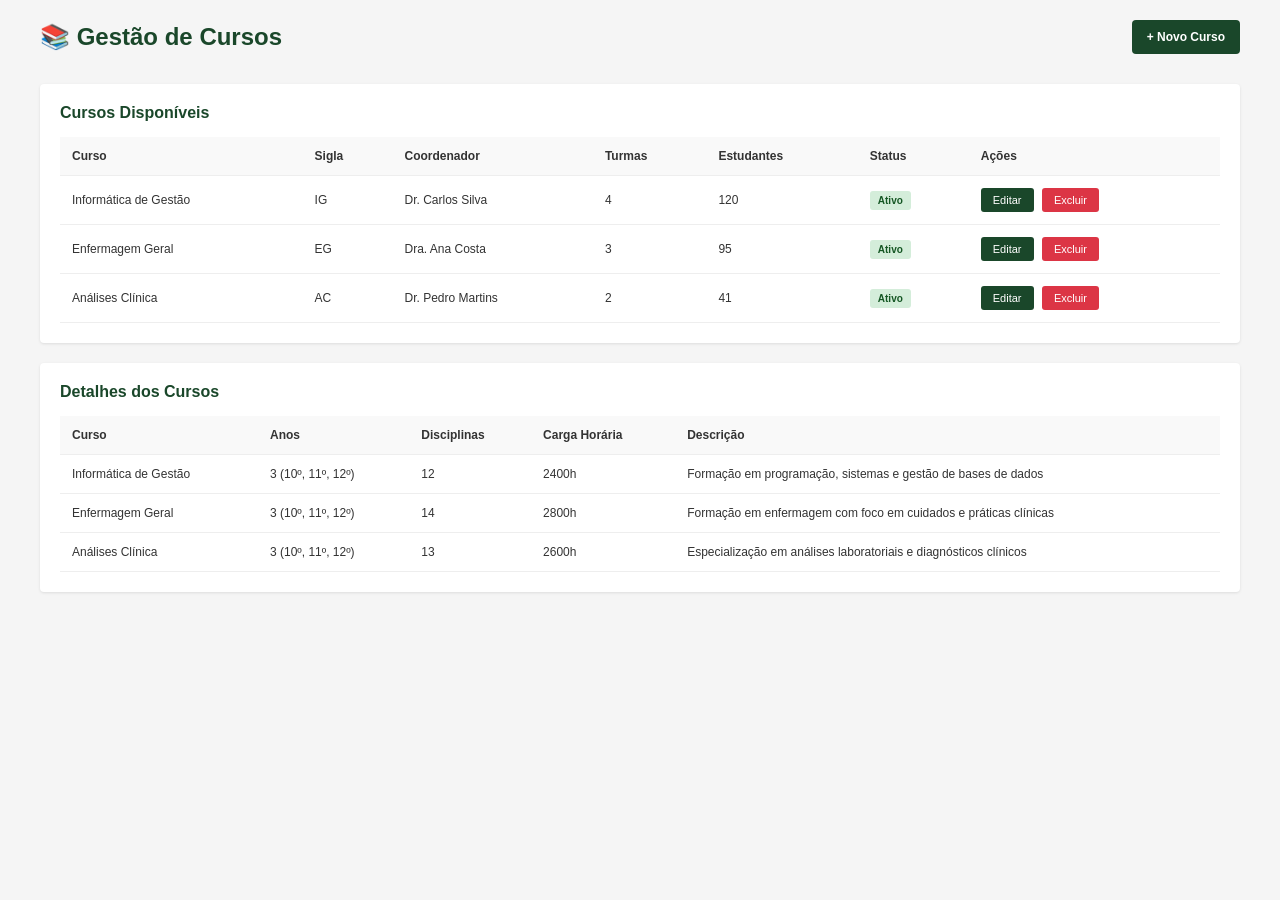
<file: pages/cursos.html>
<!DOCTYPE html>
<html lang="pt">
<head>
    <meta charset="UTF-8">
    <meta name="viewport" content="width=device-width, initial-scale=1.0">
    <title>Gestão de Cursos - IPPE CONNECT</title>
    <style>
        * {
            margin: 0;
            padding: 0;
            box-sizing: border-box;
        }
        body {
            font-family: Arial, sans-serif;
            background: #f5f5f5;
            color: #333;
        }

        /* NAVBAR */
        .navbar {
            background: linear-gradient(135deg, #1a472a 0%, #2d5a3d 100%);
            padding: 15px 20px;
            display: flex;
            justify-content: space-between;
            align-items: center;
            position: sticky;
            top: 0;
            z-index: 100;
        }
        .navbar-brand {
            color: white;
            font-size: 16px;
            font-weight: bold;
        }
        .navbar-right {
            display: flex;
            align-items: center;
            gap: 15px;
        }
        .navbar-right span {
            color: white;
            font-size: 12px;
        }
        .navbar button {
            background: rgba(255,255,255,0.2);
            border: 1px solid white;
            color: white;
            padding: 6px 12px;
            border-radius: 4px;
            cursor: pointer;
            font-size: 11px;
            transition: all 0.3s ease;
        }
        .navbar button:hover {
            background: rgba(255,255,255,0.3);
        }

        /* MAIN */
        .main {
            padding: 20px;
        }
        .container {
            max-width: 1200px;
            margin: 0 auto;
        }

        /* HEADER */
        .page-header {
            display: flex;
            justify-content: space-between;
            align-items: center;
            margin-bottom: 30px;
        }
        .page-header h1 {
            font-size: 24px;
            color: #1a472a;
        }

        /* SEÇÕES */
        .section {
            background: white;
            padding: 20px;
            border-radius: 4px;
            box-shadow: 0 1px 3px rgba(0,0,0,0.1);
            margin-bottom: 20px;
        }
        .section h2 {
            font-size: 16px;
            color: #1a472a;
            margin-bottom: 15px;
            font-weight: bold;
        }

        /* TABELA */
        table {
            width: 100%;
            border-collapse: collapse;
            font-size: 12px;
        }
        thead {
            background: #f9f9f9;
        }
        th, td {
            padding: 12px;
            text-align: left;
            border-bottom: 1px solid #eee;
        }
        tr:hover {
            background: #f9f9f9;
        }

        /* BADGE */
        .badge {
            display: inline-block;
            padding: 4px 8px;
            border-radius: 3px;
            font-size: 10px;
            font-weight: bold;
            background: #d4edda;
            color: #155724;
        }

        /* BOTÕES */
        .btn {
            padding: 6px 12px;
            background: #1a472a;
            color: white;
            border: none;
            border-radius: 3px;
            cursor: pointer;
            font-size: 11px;
            margin-right: 5px;
            transition: all 0.3s ease;
        }
        .btn:hover {
            opacity: 0.8;
        }
        .btn-danger {
            background: #dc3545;
        }
        .btn-add {
            background: #1a472a;
            color: white;
            padding: 10px 15px;
            border: none;
            border-radius: 4px;
            cursor: pointer;
            font-weight: bold;
            font-size: 12px;
            transition: all 0.3s ease;
        }
        .btn-add:hover {
            opacity: 0.8;
        }

        /* FORM */
        .form-group {
            margin-bottom: 15px;
        }
        .form-group label {
            display: block;
            margin-bottom: 5px;
            font-weight: bold;
            font-size: 12px;
        }
        .form-group input, .form-group select, .form-group textarea {
            width: 100%;
            padding: 8px;
            border: 1px solid #ddd;
            border-radius: 4px;
            font-size: 12px;
            font-family: Arial, sans-serif;
        }
        .form-group textarea {
            resize: vertical;
            min-height: 60px;
        }
        .btn-submit {
            background: linear-gradient(135deg, #1a472a 0%, #2d5a3d 100%);
            color: white;
            padding: 10px 20px;
            border: none;
            border-radius: 4px;
            cursor: pointer;
            font-weight: bold;
            font-size: 12px;
            transition: all 0.3s ease;
        }
        .btn-submit:hover {
            transform: translateY(-2px);
            box-shadow: 0 4px 12px rgba(26, 71, 42, 0.3);
        }

        /* GRID 2 */
        .grid-2 {
            display: grid;
            grid-template-columns: 1fr 1fr;
            gap: 15px;
        }

        /* MODAL */
        .modal {
            display: none;
            position: fixed;
            z-index: 1000;
            left: 0;
            top: 0;
            width: 100%;
            height: 100%;
            background: rgba(0,0,0,0.5);
            animation: fadeIn 0.3s ease;
        }
        @keyframes fadeIn {
            from { opacity: 0; }
            to { opacity: 1; }
        }
        .modal.show {
            display: flex;
            align-items: center;
            justify-content: center;
        }
        .modal-content {
            background: white;
            padding: 30px;
            border-radius: 8px;
            max-width: 500px;
            width: 90%;
            box-shadow: 0 10px 40px rgba(0,0,0,0.3);
            animation: popUp 0.3s ease;
        }
        @keyframes popUp {
            from { transform: scale(0.9); opacity: 0; }
            to { transform: scale(1); opacity: 1; }
        }
        .modal-header {
            display: flex;
            justify-content: space-between;
            align-items: center;
            margin-bottom: 20px;
        }
        .modal-header h2 {
            font-size: 16px;
            color: #1a472a;
        }
        .close-modal {
            background: none;
            border: none;
            font-size: 24px;
            color: #999;
            cursor: pointer;
            padding: 0;
            margin: 0;
        }

        @media (max-width: 768px) {
            .page-header {
                flex-direction: column;
                gap: 15px;
                align-items: flex-start;
            }
            .grid-2 {
                grid-template-columns: 1fr;
            }
            th, td {
                padding: 8px;
                font-size: 11px;
            }
        }
    </style>
</head>
<body>


</div>

<!-- MAIN -->
<div class="main">
    <div class="container">

        <!-- HEADER -->
        <div class="page-header">
            <h1>📚 Gestão de Cursos</h1>
            <button class="btn-add" onclick="abrirModalAdicionarCurso()">+ Novo Curso</button>
        </div>

        <!-- TABELA CURSOS -->
        <div class="section">
            <h2>Cursos Disponíveis</h2>
            <table>
                <thead>
                    <tr>
                        <th>Curso</th>
                        <th>Sigla</th>
                        <th>Coordenador</th>
                        <th>Turmas</th>
                        <th>Estudantes</th>
                        <th>Status</th>
                        <th>Ações</th>
                    </tr>
                </thead>
                <tbody id="tabelaCursos">
                    <tr>
                        <td>Informática de Gestão</td>
                        <td>IG</td>
                        <td>Dr. Carlos Silva</td>
                        <td>4</td>
                        <td>120</td>
                        <td><span class="badge">Ativo</span></td>
                        <td>
                            <button class="btn" onclick="abrirModalEditarCurso(1, 'Informática de Gestão', 'IG', 'Dr. Carlos Silva')">Editar</button>
                            <button class="btn btn-danger" onclick="excluirCurso(1)">Excluir</button>
                        </td>
                    </tr>
                    <tr>
                        <td>Enfermagem Geral</td>
                        <td>EG</td>
                        <td>Dra. Ana Costa</td>
                        <td>3</td>
                        <td>95</td>
                        <td><span class="badge">Ativo</span></td>
                        <td>
                            <button class="btn" onclick="abrirModalEditarCurso(2, 'Enfermagem Geral', 'EG', 'Dra. Ana Costa')">Editar</button>
                            <button class="btn btn-danger" onclick="excluirCurso(2)">Excluir</button>
                        </td>
                    </tr>
                    <tr>
                        <td>Análises Clínica</td>
                        <td>AC</td>
                        <td>Dr. Pedro Martins</td>
                        <td>2</td>
                        <td>41</td>
                        <td><span class="badge">Ativo</span></td>
                        <td>
                            <button class="btn" onclick="abrirModalEditarCurso(3, 'Análises Clínica', 'AC', 'Dr. Pedro Martins')">Editar</button>
                            <button class="btn btn-danger" onclick="excluirCurso(3)">Excluir</button>
                        </td>
                    </tr>
                </tbody>
            </table>
        </div>

        <!-- DETALHES DOS CURSOS -->
        <div class="section">
            <h2>Detalhes dos Cursos</h2>
            <table>
                <thead>
                    <tr>
                        <th>Curso</th>
                        <th>Anos</th>
                        <th>Disciplinas</th>
                        <th>Carga Horária</th>
                        <th>Descrição</th>
                    </tr>
                </thead>
                <tbody>
                    <tr>
                        <td>Informática de Gestão</td>
                        <td>3 (10º, 11º, 12º)</td>
                        <td>12</td>
                        <td>2400h</td>
                        <td>Formação em programação, sistemas e gestão de bases de dados</td>
                    </tr>
                    <tr>
                        <td>Enfermagem Geral</td>
                        <td>3 (10º, 11º, 12º)</td>
                        <td>14</td>
                        <td>2800h</td>
                        <td>Formação em enfermagem com foco em cuidados e práticas clínicas</td>
                    </tr>
                    <tr>
                        <td>Análises Clínica</td>
                        <td>3 (10º, 11º, 12º)</td>
                        <td>13</td>
                        <td>2600h</td>
                        <td>Especialização em análises laboratoriais e diagnósticos clínicos</td>
                    </tr>
                </tbody>
            </table>
        </div>

    </div>
</div>

<!-- MODAL ADICIONAR CURSO -->
<div class="modal" id="modalAdicionarCurso">
    <div class="modal-content">
        <div class="modal-header">
            <h2>Adicionar Novo Curso</h2>
            <button class="close-modal" onclick="fecharModal('modalAdicionarCurso')">×</button>
        </div>
        <form onsubmit="adicionarCurso(event)">
            <div class="form-group">
                <label>Nome do Curso</label>
                <input type="text" id="nomeCurso" placeholder="Ex: Informática de Gestão" required>
            </div>
            <div class="form-group">
                <label>Sigla</label>
                <input type="text" id="siglaCurso" placeholder="Ex: IG" required>
            </div>
            <div class="form-group">
                <label>Coordenador</label>
                <input type="text" id="coordenadorCurso" placeholder="Ex: Dr. Nome" required>
            </div>
            <div class="grid-2">
                <div class="form-group">
                    <label>Anos</label>
                    <input type="number" id="anosCurso" min="1" max="4" placeholder="Ex: 3" required>
                </div>
                <div class="form-group">
                    <label>Disciplinas</label>
                    <input type="number" id="disciplinasCurso" min="1" placeholder="Ex: 12" required>
                </div>
            </div>
            <div class="form-group">
                <label>Descrição</label>
                <textarea id="descricaoCurso" placeholder="Descrição do curso" required></textarea>
            </div>
            <button type="submit" class="btn-submit">✓ Adicionar Curso</button>
        </form>
    </div>
</div>

<!-- MODAL EDITAR CURSO -->
<div class="modal" id="modalEditarCurso">
    <div class="modal-content">
        <div class="modal-header">
            <h2>Editar Curso</h2>
            <button class="close-modal" onclick="fecharModal('modalEditarCurso')">×</button>
        </div>
        <form onsubmit="editarCurso(event)">
            <div class="form-group">
                <label>Nome do Curso</label>
                <input type="text" id="editNomeCurso" required>
            </div>
            <div class="form-group">
                <label>Sigla</label>
                <input type="text" id="editSiglaCurso" required>
            </div>
            <div class="form-group">
                <label>Coordenador</label>
                <input type="text" id="editCoordenadorCurso" required>
            </div>
            <div class="grid-2">
                <div class="form-group">
                    <label>Anos</label>
                    <input type="number" id="editAnosCurso" min="1" max="4" required>
                </div>
                <div class="form-group">
                    <label>Disciplinas</label>
                    <input type="number" id="editDisciplinasCurso" min="1" required>
                </div>
            </div>
            <div class="form-group">
                <label>Descrição</label>
                <textarea id="editDescricaoCurso" required></textarea>
            </div>
            <button type="submit" class="btn-submit">✓ Guardar Alterações</button>
        </form>
    </div>
</div>

<script>

let cursoEmEdicao = null;

function loadPage() {
    const userName = localStorage.getItem('user_name') || 'Administrador';
    document.getElementById('userGreeting').textContent = `Bem-vindo, ${userName}!`;
}

function voltar() {
    window.history.back();
}

function logout() {
    if (confirm('Deseja sair?')) {
        localStorage.clear();
        window.location.href = './login.html';
    }
}

// MODAIS
function abrirModalAdicionarCurso() {
    document.getElementById('modalAdicionarCurso').classList.add('show');
}

function abrirModalEditarCurso(id, nome, sigla, coordenador) {
    cursoEmEdicao = id;
    document.getElementById('editNomeCurso').value = nome;
    document.getElementById('editSiglaCurso').value = sigla;
    document.getElementById('editCoordenadorCurso').value = coordenador;
    document.getElementById('modalEditarCurso').classList.add('show');
}

function fecharModal(modalId) {
    document.getElementById(modalId).classList.remove('show');
}

function adicionarCurso(e) {
    e.preventDefault();
    const nome = document.getElementById('nomeCurso').value;
    alert(`Curso "${nome}" adicionado com sucesso!`);
    document.getElementById('modalAdicionarCurso').classList.remove('show');
    document.querySelector('#modalAdicionarCurso form').reset();
}

function editarCurso(e) {
    e.preventDefault();
    const nome = document.getElementById('editNomeCurso').value;
    alert(`Curso "${nome}" atualizado com sucesso!`);
    document.getElementById('modalEditarCurso').classList.remove('show');
}

function excluirCurso(id) {
    if (confirm('Tem certeza que deseja excluir este curso?')) {
        alert('Curso excluído com sucesso!');
    }
}

// Fechar modal ao clicar fora
document.querySelectorAll('.modal').forEach(modal => {
    modal.addEventListener('click', function(e) {
        if (e.target === this) {
            this.classList.remove('show');
        }
    });
});

document.addEventListener('DOMContentLoaded', loadPage);

</script>

</body>
</html>
</file>
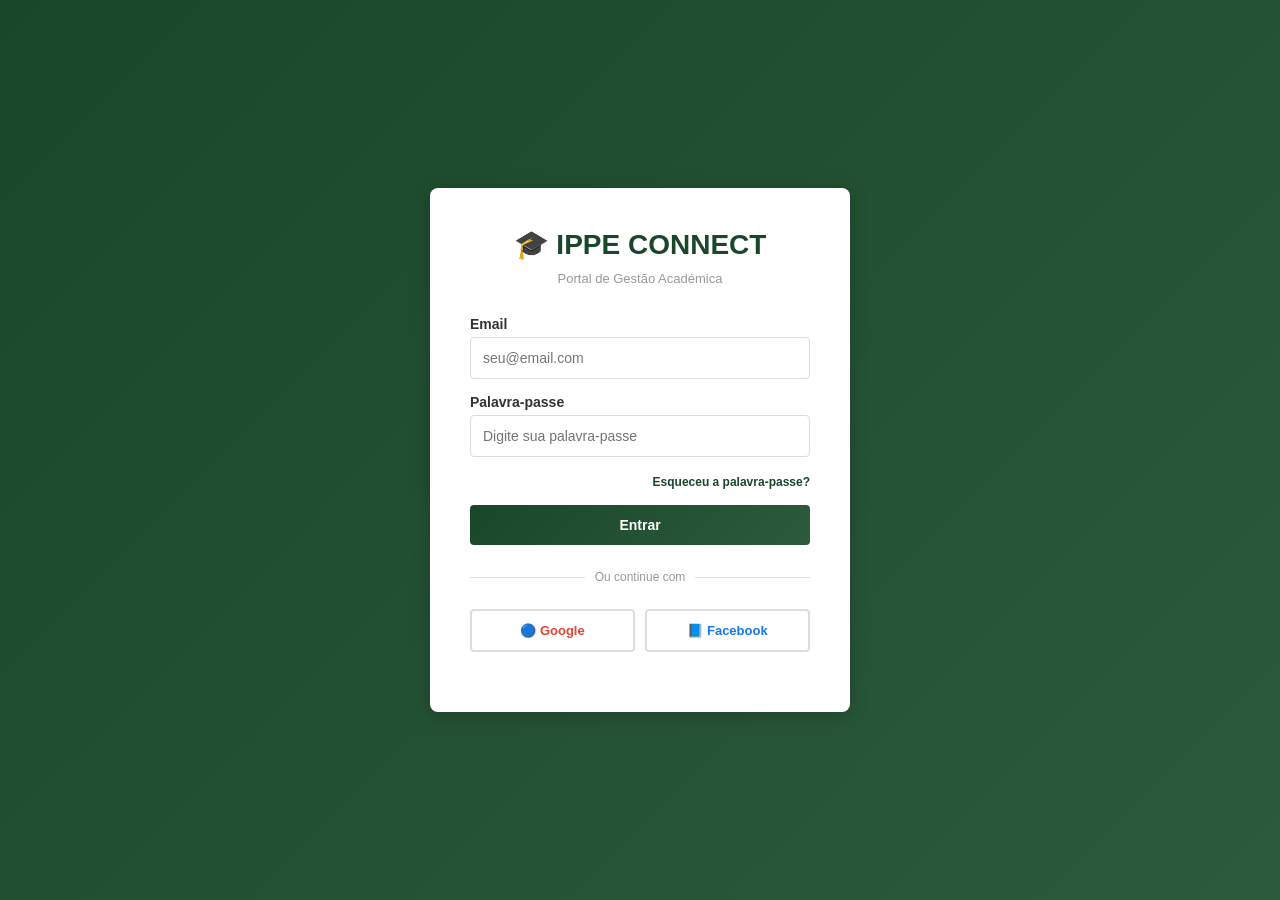
<file: pages/dashboard-admin.html>
<!DOCTYPE html>
<html lang="pt">
<head>
    <meta charset="UTF-8">
    <meta name="viewport" content="width=device-width, initial-scale=1.0">
    <title>Painel Admin - IPPE CONNECT</title>
    <style>
        * { margin: 0; padding: 0; box-sizing: border-box; }
        
        body {
            font-family: 'Segoe UI', Tahoma, Geneva, Verdana, sans-serif;
            background: #f5f7fa;
            color: #333;
        }

        .container-admin {
            display: flex;
            min-height: 100vh;
        }

        .sidebar {
            width: 260px;
            background: linear-gradient(135deg, #1a472a 0%, #2d5a3d 100%);
            color: white;
            padding: 20px;
            position: fixed;
            height: 100vh;
            overflow-y: auto;
            box-shadow: 2px 0 10px rgba(0,0,0,0.1);
        }

        .sidebar-logo {
            font-size: 20px;
            font-weight: bold;
            margin-bottom: 30px;
            padding: 15px;
            text-align: center;
            border-bottom: 1px solid rgba(255,255,255,0.1);
        }

        .sidebar-menu {
            list-style: none;
        }

        .sidebar-menu li {
            margin: 10px 0;
        }

        .sidebar-menu a {
            display: block;
            color: rgba(255,255,255,0.8);
            text-decoration: none;
            padding: 12px 15px;
            border-radius: 6px;
            cursor: pointer;
            transition: all 0.3s ease;
            font-size: 14px;
        }

        .sidebar-menu a:hover,
        .sidebar-menu a.active {
            background: rgba(255,255,255,0.2);
            color: white;
        }

        .main-content {
            margin-left: 260px;
            flex: 1;
            padding: 30px;
        }

        .top-bar {
            display: flex;
            justify-content: space-between;
            align-items: center;
            background: white;
            padding: 20px 25px;
            border-radius: 8px;
            box-shadow: 0 2px 8px rgba(0,0,0,0.08);
            margin-bottom: 30px;
        }

        .top-bar-left {
            display: flex;
            gap: 15px;
            align-items: center;
        }

        .search-bar {
            display: flex;
            background: #f5f7fa;
            padding: 8px 15px;
            border-radius: 6px;
            border: 1px solid #e0e4e8;
            gap: 10px;
            align-items: center;
            min-width: 300px;
        }

        .search-bar input {
            border: none;
            background: transparent;
            flex: 1;
            font-size: 14px;
            outline: none;
        }

        .user-profile {
            display: flex;
            gap: 12px;
            align-items: center;
        }

        .user-avatar {
            width: 40px;
            height: 40px;
            background: #e0e4e8;
            border-radius: 50%;
            display: flex;
            align-items: center;
            justify-content: center;
            font-size: 20px;
        }

        .user-info {
            display: flex;
            flex-direction: column;
        }

        .user-name {
            font-weight: bold;
            font-size: 14px;
        }

        .user-role {
            font-size: 12px;
            color: #999;
        }

        .btn-logout {
            padding: 8px 16px;
            background: #dc3545;
            color: white;
            border: none;
            border-radius: 4px;
            cursor: pointer;
            font-size: 13px;
            font-weight: bold;
            transition: all 0.3s ease;
        }

        .btn-logout:hover {
            background: #c82333;
            transform: translateY(-2px);
            box-shadow: 0 4px 12px rgba(220, 53, 69, 0.3);
        }

        .dashboard-stats {
            display: grid;
            grid-template-columns: repeat(auto-fit, minmax(200px, 1fr));
            gap: 20px;
            margin-bottom: 30px;
        }

        .stat-card {
            background: white;
            padding: 25px;
            border-radius: 8px;
            box-shadow: 0 2px 8px rgba(0,0,0,0.08);
            border-left: 4px solid #1a472a;
            transition: all 0.3s ease;
        }

        .stat-card:hover {
            transform: translateY(-5px);
            box-shadow: 0 8px 16px rgba(0,0,0,0.12);
        }

        .stat-value {
            font-size: 32px;
            font-weight: bold;
            color: #1a472a;
            margin-bottom: 5px;
        }

        .stat-label {
            font-size: 13px;
            color: #999;
            text-transform: uppercase;
            letter-spacing: 0.5px;
        }

        .section {
            background: white;
            padding: 25px;
            border-radius: 8px;
            box-shadow: 0 2px 8px rgba(0,0,0,0.08);
            margin-bottom: 20px;
        }

        .section-header {
            display: flex;
            justify-content: space-between;
            align-items: center;
            margin-bottom: 20px;
            padding-bottom: 15px;
            border-bottom: 2px solid #f5f7fa;
        }

        .section-title {
            font-size: 18px;
            font-weight: bold;
            color: #1a472a;
        }

        .btn-add {
            padding: 10px 20px;
            background: #28a745;
            color: white;
            border: none;
            border-radius: 4px;
            cursor: pointer;
            font-weight: bold;
            font-size: 13px;
            transition: all 0.3s ease;
        }

        .btn-add:hover {
            background: #218838;
            transform: translateY(-2px);
            box-shadow: 0 4px 12px rgba(40, 167, 69, 0.3);
        }

        table {
            width: 100%;
            border-collapse: collapse;
            font-size: 13px;
        }

        table thead {
            background: #f5f7fa;
            border-bottom: 2px solid #e0e4e8;
        }

        table th {
            padding: 12px 15px;
            text-align: left;
            font-weight: bold;
            color: #666;
            text-transform: uppercase;
            font-size: 11px;
            letter-spacing: 0.5px;
        }

        table td {
            padding: 12px 15px;
            border-bottom: 1px solid #e0e4e8;
        }

        table tbody tr:hover {
            background: #f9f9f9;
        }

        .btn-edit {
            padding: 6px 12px;
            background: #007bff;
            color: white;
            border: none;
            border-radius: 4px;
            cursor: pointer;
            font-size: 12px;
            transition: all 0.3s ease;
            margin-right: 5px;
        }

        .btn-edit:hover {
            background: #0056b3;
            transform: scale(1.05);
        }

        .btn-delete {
            padding: 6px 12px;
            background: #dc3545;
            color: white;
            border: none;
            border-radius: 4px;
            cursor: pointer;
            font-size: 12px;
            transition: all 0.3s ease;
        }

        .btn-delete:hover {
            background: #c82333;
            transform: scale(1.05);
        }

        .badge {
            display: inline-block;
            padding: 4px 10px;
            border-radius: 12px;
            font-size: 11px;
            font-weight: bold;
        }

        .badge-active {
            background: #d4edda;
            color: #155724;
        }

        .badge-inactive {
            background: #f8d7da;
            color: #721c24;
        }

        /* MODAL */
        .modal-overlay {
            display: none;
            position: fixed;
            top: 0;
            left: 0;
            width: 100%;
            height: 100%;
            background: rgba(0,0,0,0.5);
            z-index: 2000;
            align-items: center;
            justify-content: center;
            animation: fadeIn 0.3s ease;
        }

        .modal-overlay.show {
            display: flex;
        }

        .modal-box {
            background: white;
            padding: 30px;
            border-radius: 8px;
            max-width: 500px;
            width: 90%;
            box-shadow: 0 10px 40px rgba(0,0,0,0.3);
            animation: popUp 0.3s ease;
        }

        @keyframes fadeIn {
            from { opacity: 0; }
            to { opacity: 1; }
        }

        @keyframes popUp {
            from { opacity: 0; transform: scale(0.9); }
            to { opacity: 1; transform: scale(1); }
        }

        .modal-header {
            font-size: 20px;
            font-weight: bold;
            color: #1a472a;
            margin-bottom: 20px;
            padding-bottom: 15px;
            border-bottom: 2px solid #f5f7fa;
        }

        .modal-body {
            max-height: 400px;
            overflow-y: auto;
            margin-bottom: 20px;
        }

        .form-group {
            margin-bottom: 15px;
        }

        .form-group label {
            display: block;
            margin-bottom: 5px;
            font-weight: bold;
            color: #333;
            font-size: 13px;
        }

        .form-group input,
        .form-group select,
        .form-group textarea {
            width: 100%;
            padding: 10px;
            border: 1px solid #ddd;
            border-radius: 4px;
            font-size: 13px;
            font-family: inherit;
        }

        .form-group input:focus,
        .form-group select:focus,
        .form-group textarea:focus {
            outline: none;
            border-color: #1a472a;
            box-shadow: 0 0 0 3px rgba(26, 71, 42, 0.1);
        }

        .modal-footer {
            display: flex;
            gap: 10px;
            justify-content: flex-end;
        }

        .modal-footer button {
            padding: 10px 20px;
            border: none;
            border-radius: 4px;
            cursor: pointer;
            font-weight: bold;
            transition: all 0.3s ease;
        }

        .modal-footer .btn-save {
            background: #28a745;
            color: white;
        }

        .modal-footer .btn-save:hover {
            background: #218838;
            transform: translateY(-2px);
        }

        .modal-footer .btn-cancel {
            background: #e0e4e8;
            color: #333;
        }

        .modal-footer .btn-cancel:hover {
            background: #d0d4d8;
        }

        /* NOTIFICATION TOAST */
        .notification {
            position: fixed;
            bottom: 20px;
            right: 20px;
            padding: 15px 20px;
            border-radius: 6px;
            color: white;
            font-weight: bold;
            z-index: 3000;
            animation: slideUp 0.3s ease;
            box-shadow: 0 4px 12px rgba(0,0,0,0.2);
        }

        @keyframes slideUp {
            from { opacity: 0; transform: translateY(20px); }
            to { opacity: 1; transform: translateY(0); }
        }

        .notification-success {
            background: #28a745;
        }

        .notification-error {
            background: #dc3545;
        }

        .notification-info {
            background: #17a2b8;
        }

        @media (max-width: 768px) {
            .sidebar {
                width: 200px;
            }

            .main-content {
                margin-left: 200px;
                padding: 15px;
            }

            .search-bar {
                min-width: 200px;
            }

            .dashboard-stats {
                grid-template-columns: 1fr;
            }

            table {
                font-size: 12px;
            }

            table th, table td {
                padding: 8px 10px;
            }
        }

        @media (max-width: 480px) {
            .sidebar {
                display: none;
            }

            .main-content {
                margin-left: 0;
            }

            .top-bar {
                flex-direction: column;
                gap: 15px;
            }

            .search-bar {
                width: 100%;
            }
        }

        .hide {
            display: none;
        }
    </style>
</head>
<body>

<div class="container-admin">
    
    <!-- SIDEBAR -->
    <div class="sidebar">
        <div class="sidebar-logo">🎓 IPPE</div>
        <ul class="sidebar-menu">
            <li><a class="menu-item active" onclick="showSection('dashboard', event)">📊 Dashboard</a></li>
            <li><a class="menu-item" onclick="showSection('alunos', event)">👨‍🎓 Alunos</a></li>
            <li><a class="menu-item" onclick="showSection('professores', event)">👨‍🏫 Professores</a></li>
            <li><a class="menu-item" onclick="showSection('cursos', event)">📚 Cursos</a></li>
            <li><a class="menu-item" onclick="showSection('disciplinas', event)">📖 Disciplinas</a></li>
            <li><a class="menu-item" onclick="showSection('turmas', event)">👥 Turmas</a></li>
            
            <li><a class="menu-item" onclick="showSection('publicacoes', event)">📢 Publicações</a></li>
            <li><a class="menu-item" onclick="showSection('utilizadores', event)">🔐 Utilizadores</a></li>
        </ul>
    </div>

    <!-- MAIN CONTENT -->
    <div class="main-content">
        
        <!-- TOP BAR -->
        <div class="top-bar">
            <div class="top-bar-left">
                <div class="search-bar">
                    <input type="text" id="globalSearch" placeholder="Pesquisar em tudo..." oninput="globalSearch()">
                    <span>🔍</span>
                </div>
            </div>
            <div class="user-profile">
                <div class="user-avatar" id="userAvatar">👨‍💼</div>
                <div class="user-info">
                    <div class="user-name" id="userName">Admin</div>
                    <div class="user-role">Administrador</div>
                </div>
                <button class="btn-logout" onclick="logout()">Sair</button>
            </div>
        </div>

        <!-- DASHBOARD -->
        <div id="dashboard" class="section">
            <div class="section-header">
                <h2 class="section-title">📊 Dashboard do Sistema</h2>
            </div>

            <div class="dashboard-stats">
                <div class="stat-card">
                    <div class="stat-value" id="statAlunos">0</div>
                    <div class="stat-label">Total de Alunos</div>
                </div>
                <div class="stat-card">
                    <div class="stat-value" id="statProfessores">0</div>
                    <div class="stat-label">Professores</div>
                </div>
                <div class="stat-card">
                    <div class="stat-value" id="statCursos">0</div>
                    <div class="stat-label">Cursos Activos</div>
                </div>
                <div class="stat-card">
                    <div class="stat-value" id="statTurmas">0</div>
                    <div class="stat-label">Turmas</div>
                </div>
                
            </div>
        </div>

        <!-- ALUNOS -->
        <div id="alunos" class="section hide">
            <div class="section-header">
                <h2 class="section-title">👨‍🎓 Gestão de Alunos</h2>
                <button class="btn-add" onclick="openModal('alunos')">+ Novo Aluno</button>
            </div>
            <table id="table-alunos">
                <thead>
                    <tr>
                        <th>Nome</th>
                        <th>Email</th>
                        <th>Turma</th>
                        <th>Status</th>
                        <th>Ações</th>
                    </tr>
                </thead>
                <tbody id="tbody-alunos"></tbody>
            </table>
        </div>

        <!-- PROFESSORES -->
        <div id="professores" class="section hide">
            <div class="section-header">
                <h2 class="section-title">👨‍🏫 Gestão de Professores</h2>
                <button class="btn-add" onclick="openModal('professores')">+ Novo Professor</button>
            </div>
            <table id="table-professores">
                <thead>
                    <tr>
                        <th>Nome</th>
                        <th>Email</th>
                        <th>Especialidade</th>
                        <th>Departamento</th>
                        <th>Status</th>
                        <th>Ações</th>
                    </tr>
                </thead>
                <tbody id="tbody-professores"></tbody>
            </table>
        </div>

        <!-- CURSOS -->
        <div id="cursos" class="section hide">
            <div class="section-header">
                <h2 class="section-title">📚 Gestão de Cursos</h2>
                <button class="btn-add" onclick="openModal('cursos')">+ Novo Curso</button>
            </div>
            <table id="table-cursos">
                <thead>
                    <tr>
                        <th>Nome</th>
                        <th>Descrição</th>
                        <th>Duração</th>
                        <th>Coordenador</th>
                        <th>Status</th>
                        <th>Ações</th>
                    </tr>
                </thead>
                <tbody id="tbody-cursos"></tbody>
            </table>
        </div>

        <!-- DISCIPLINAS -->
        <div id="disciplinas" class="section hide">
            <div class="section-header">
                <h2 class="section-title">📖 Gestão de Disciplinas</h2>
                <button class="btn-add" onclick="openModal('disciplinas')">+ Nova Disciplina</button>
            </div>
            <table id="table-disciplinas">
                <thead>
                    <tr>
                        <th>Nome</th>
                        <th>Código</th>
                        <th>Professor</th>
                        <th>Turma</th>
                        
                        <th>Ações</th>
                    </tr>
                </thead>
                <tbody id="tbody-disciplinas"></tbody>
            </table>
        </div>

        <!-- TURMAS -->
        <div id="turmas" class="section hide">
            <div class="section-header">
                <h2 class="section-title">👥 Gestão de Turmas</h2>
                <button class="btn-add" onclick="openModal('turmas')">+ Nova Turma</button>
            </div>
            <table id="table-turmas">
                <thead>
                    <tr>
                        <th>Nome</th>
                        <th>Nível</th>
                        <th>Turno</th>
                        <th>Alunos Inscritos</th>
                        <th>Coordenador</th>
                        <th>Ações</th>
                    </tr>
                </thead>
                <tbody id="tbody-turmas"></tbody>
            </table>
        </div>

        <!-- NOTAS -->
        <div id="notas" class="section hide">
            <div class="section-header">
                <h2 class="section-title">📝 Gestão de Notas</h2>
                <button class="btn-add" onclick="openModal('notas')">+ Nova Nota</button>
            </div>
            <table id="table-notas">
                <thead>
                    <tr>
                        <th>Aluno</th>
                        <th>Disciplina</th>
                        <th>Nota Parcial</th>
                        <th>Nota Final</th>
                        <th>Status</th>
                        <th>Ações</th>
                    </tr>
                </thead>
                <tbody id="tbody-notas"></tbody>
            </table>
        </div>

        <!-- PUBLICAÇÕES -->
        <div id="publicacoes" class="section hide">
            <div class="section-header">
                <h2 class="section-title">📢 Gestão de Publicações</h2>
                <button class="btn-add" onclick="openModal('publicacoes')">+ Nova Publicação</button>
            </div>
            <table id="table-publicacoes">
                <thead>
                    <tr>
                        <th>Título</th>
                        <th>Categoria</th>
                        <th>Autor</th>
                        <th>Views</th>
                        <th>Likes</th>
                        <th>Ações</th>
                    </tr>
                </thead>
                <tbody id="tbody-publicacoes"></tbody>
            </table>
        </div>

        <!-- UTILIZADORES -->
        <div id="utilizadores" class="section hide">
            <div class="section-header">
                <h2 class="section-title">🔐 Gestão de Utilizadores</h2>
            </div>
            <table id="table-utilizadores">
                <thead>
                    <tr>
                        <th>Email</th>
                        <th>Nome</th>
                        <th>Tipo</th>
                        <th>Status</th>
                        <th>Último Acesso</th>
                    </tr>
                </thead>
                <tbody id="tbody-utilizadores"></tbody>
            </table>
        </div>

    </div>

</div>

<!-- MODAL -->
<div class="modal-overlay" id="mainModal">
    <div class="modal-box">
        <div class="modal-header" id="modalTitle">Novo Registro</div>
        <div class="modal-body" id="modalBody"></div>
        <div class="modal-footer">
            <button class="modal-footer btn-cancel" onclick="closeModal()">Cancelar</button>
            <button class="modal-footer btn-save" onclick="saveRecord()">Guardar</button>
        </div>
    </div>
</div>

<script src="../js/mockData.js"></script>
<script src="../js/mockAuth.js"></script>
<script>

let currentCollection = null;
let currentRecordId = null;

function checkAuth() {
    if (!Auth.hasRole('admin')) {
        window.location.href = './login.html';
        return;
    }
    const user = Auth.getCurrentUser();
    if (document.getElementById('userName')) {
        document.getElementById('userName').textContent = user.nome;
    }
    if (document.getElementById('userAvatar')) {
        document.getElementById('userAvatar').textContent = user.avatar;
    }
}

function showSection(section, event) {
    if (event) event.preventDefault();
    
    document.querySelectorAll('.section').forEach(el => el.classList.add('hide'));
    document.querySelectorAll('.menu-item').forEach(el => el.classList.remove('active'));
    
    const el = document.getElementById(section);
    if (el) el.classList.remove('hide');
    
    if (event && event.target) {
        event.target.classList.add('active');
    }

    if (section !== 'dashboard') {
        loadTableData(section);
    } else {
        loadDashboard();
    }
}

function loadDashboard() {
    document.getElementById('statAlunos').textContent = Data.getAll('alunos').length;
    document.getElementById('statProfessores').textContent = Data.getAll('professores').length;
    document.getElementById('statCursos').textContent = Data.getAll('cursos').length;
    document.getElementById('statTurmas').textContent = Data.getAll('turmas').length;
    document.getElementById('statMediaNotas').textContent = Statistics.getMediaNotas();
    document.getElementById('statTaxaAprovacao').textContent = Statistics.getTaxaAprovacao();
}

function loadTableData(collection) {
    const data = Data.getAll(collection);
    const tbody = document.getElementById(`tbody-${collection}`);
    if (!tbody) return;

    tbody.innerHTML = '';

    if (collection === 'alunos') {
        data.forEach(item => {
            const row = `<tr>
                <td>${item.nome}</td>
                <td>${item.email}</td>
                <td>${item.turma}</td>
                <td><span class="badge badge-${item.status === 'Ativo' ? 'active' : 'inactive'}">${item.status}</span></td>
                <td>
                    <button class="btn-edit" onclick="openModal('alunos', ${item.id})">Editar</button>
                    <button class="btn-delete" onclick="deleteRecord('alunos', ${item.id})">Excluir</button>
                </td>
            </tr>`;
            tbody.innerHTML += row;
        });
    } else if (collection === 'professores') {
        data.forEach(item => {
            const row = `<tr>
                <td>${item.nome}</td>
                <td>${item.email}</td>
                <td>${item.especialidade}</td>
                <td>${item.departamento}</td>
                <td><span class="badge badge-${item.status === 'Ativo' ? 'active' : 'inactive'}">${item.status}</span></td>
                <td>
                    <button class="btn-edit" onclick="openModal('professores', ${item.id})">Editar</button>
                    <button class="btn-delete" onclick="deleteRecord('professores', ${item.id})">Excluir</button>
                </td>
            </tr>`;
            tbody.innerHTML += row;
        });
    } else if (collection === 'cursos') {
        data.forEach(item => {
            const row = `<tr>
                <td>${item.nome}</td>
                <td>${item.descricao}</td>
                <td>${item.duracao}</td>
                <td>${item.coordenador}</td>
                <td><span class="badge badge-${item.status === 'Ativo' ? 'active' : 'inactive'}">${item.status}</span></td>
                <td>
                    <button class="btn-edit" onclick="openModal('cursos', ${item.id})">Editar</button>
                    <button class="btn-delete" onclick="deleteRecord('cursos', ${item.id})">Excluir</button>
                </td>
            </tr>`;
            tbody.innerHTML += row;
        });
    } else if (collection === 'disciplinas') {
        data.forEach(item => {
            const row = `<tr>
                <td>${item.nome}</td>
                <td>${item.codigo}</td>
                <td>${item.professor}</td>
                <td>${item.turma}</td>
                
                <td>
                    <button class="btn-edit" onclick="openModal('disciplinas', ${item.id})">Editar</button>
                    <button class="btn-delete" onclick="deleteRecord('disciplinas', ${item.id})">Excluir</button>
                </td>
            </tr>`;
            tbody.innerHTML += row;
        });
    } else if (collection === 'turmas') {
        data.forEach(item => {
            const row = `<tr>
                <td>${item.nome}</td>
                <td>${item.nivel}</td>
                <td>${item.turno}</td>
                <td>${item.alunos_inscritos}/${item.capacidade}</td>
                <td>${item.coordenador}</td>
                <td>
                    <button class="btn-edit" onclick="openModal('turmas', ${item.id})">Editar</button>
                    <button class="btn-delete" onclick="deleteRecord('turmas', ${item.id})">Excluir</button>
                </td>
            </tr>`;
            tbody.innerHTML += row;
        });
    } else if (collection === 'notas') {
        data.forEach(item => {
            const row = `<tr>
                <td>${item.aluno_nome}</td>
                <td>${item.disciplina}</td>
                <td>${item.nota_parcial}</td>
                <td>${item.nota_final}</td>
                <td><span class="badge badge-${item.status === 'Aprovado' ? 'active' : 'inactive'}">${item.status}</span></td>
                <td>
                    <button class="btn-edit" onclick="openModal('notas', ${item.id})">Editar</button>
                    <button class="btn-delete" onclick="deleteRecord('notas', ${item.id})">Excluir</button>
                </td>
            </tr>`;
            tbody.innerHTML += row;
        });
    } else if (collection === 'publicacoes') {
        data.forEach(item => {
            const row = `<tr>
                <td>${item.titulo}</td>
                <td>${item.categoria}</td>
                <td>${item.autor}</td>
                <td>${item.views}</td>
                <td>${item.likes}</td>
                <td>
                    <button class="btn-edit" onclick="openModal('publicacoes', ${item.id})">Editar</button>
                    <button class="btn-delete" onclick="deleteRecord('publicacoes', ${item.id})">Excluir</button>
                </td>
            </tr>`;
            tbody.innerHTML += row;
        });
    } else if (collection === 'utilizadores') {
        data.forEach(item => {
            const row = `<tr>
                <td>${item.email}</td>
                <td>${item.nome}</td>
                <td>${item.tipo}</td>
                <td><span class="badge badge-${item.status === 'Ativo' ? 'active' : 'inactive'}">${item.status}</span></td>
                <td>${item.ultimo_acesso}</td>
            </tr>`;
            tbody.innerHTML += row;
        });
    }
}

function openModal(collection, recordId = null) {
    currentCollection = collection;
    currentRecordId = recordId;

    const modalTitle = document.getElementById('modalTitle');
    const modalBody = document.getElementById('modalBody');

    if (recordId) {
        modalTitle.textContent = `Editar ${collection.charAt(0).toUpperCase() + collection.slice(1)}`;
        const record = Data.getById(collection, recordId);
        generateForm(collection, record, modalBody);
    } else {
        modalTitle.textContent = `Novo ${collection.charAt(0).toUpperCase() + collection.slice(1)}`;
        generateForm(collection, {}, modalBody);
    }

    document.getElementById('mainModal').classList.add('show');
}

function generateForm(collection, record, container) {
    let form = '';

    if (collection === 'alunos') {
        form = `
            <div class="form-group">
                <label>Nome</label>
                <input type="text" id="form_nome" value="${record.nome || ''}">
            </div>
            <div class="form-group">
                <label>Email</label>
                <input type="email" id="form_email" value="${record.email || ''}">
            </div>
            <div class="form-group">
                <label>Turma</label>
                <select id="form_turma">
                    <option>IG-10-A</option>
                    <option>IG-11-B</option>
                    <option>IG-11-C</option>
                </select>
            </div>
            <div class="form-group">
                <label>Status</label>
                <select id="form_status">
                    <option>Ativo</option>
                    <option>Inativo</option>
                </select>
            </div>
        `;
    } else if (collection === 'professores') {
        form = `
            <div class="form-group">
                <label>Nome</label>
                <input type="text" id="form_nome" value="${record.nome || ''}">
            </div>
            <div class="form-group">
                <label>Email</label>
                <input type="email" id="form_email" value="${record.email || ''}">
            </div>
            <div class="form-group">
                <label>Especialidade</label>
                <input type="text" id="form_especialidade" value="${record.especialidade || ''}">
            </div>
            <div class="form-group">
                <label>Departamento</label>
                <input type="text" id="form_departamento" value="${record.departamento || ''}">
            </div>
            <div class="form-group">
                <label>Status</label>
                <select id="form_status">
                    <option>Ativo</option>
                    <option>Inativo</option>
                </select>
            </div>
        `;
    } else if (collection === 'cursos') {
        form = `
            <div class="form-group">
                <label>Nome</label>
                <input type="text" id="form_nome" value="${record.nome || ''}">
            </div>
            <div class="form-group">
                <label>Descrição</label>
                <textarea id="form_descricao">${record.descricao || ''}</textarea>
            </div>
            <div class="form-group">
                <label>Duração</label>
                <input type="text" id="form_duracao" value="${record.duracao || ''}">
            </div>
            <div class="form-group">
                <label>Coordenador</label>
                <input type="text" id="form_coordenador" value="${record.coordenador || ''}">
            </div>
        `;
    } else if (collection === 'disciplinas') {
        form = `
            <div class="form-group">
                <label>Nome</label>
                <input type="text" id="form_nome" value="${record.nome || ''}">
            </div>
            <div class="form-group">
                <label>Código</label>
                <input type="text" id="form_codigo" value="${record.codigo || ''}">
            </div>
            <div class="form-group">
                <label>Docente</label>
                <input type="text" id="form_docente" value="${record.docente || ''}">
            </div>
            <div class="form-group">
                <label>Turma</label>
                <input type="text" id="form_turma" value="${record.turma || ''}">
            </div>
        `;
    } else if (collection === 'turmas') {
        form = `
            <div class="form-group">
                <label>Nome</label>
                <input type="text" id="form_nome" value="${record.nome || ''}">
            </div>
            <div class="form-group">
                <label>Nível</label>
                <input type="text" id="form_nivel" value="${record.nivel || ''}">
            </div>
            <div class="form-group">
                <label>Turno</label>
                <input type="text" id="form_turno" value="${record.turno || ''}">
            </div>
            <div class="form-group">
                <label>Capacidade</label>
                <input type="number" id="form_capacidade" value="${record.capacidade || ''}">
            </div>
            <div class="form-group">
                <label>Coordenador</label>
                <input type="text" id="form_coordenador" value="${record.coordenador || ''}">
            </div>
        `;
    } else if (collection === 'notas') {
        form = `
            <div class="form-group">
                <label>Aluno</label>
                <input type="text" id="form_aluno_nome" value="${record.aluno_nome || ''}">
            </div>
            <div class="form-group">
                <label>Disciplina</label>
                <input type="text" id="form_disciplina" value="${record.disciplina || ''}">
            </div>
            <div class="form-group">
                <label>Nota Parcial</label>
                <input type="number" id="form_nota_parcial" value="${record.nota_parcial || ''}" min="0" max="20">
            </div>
            <div class="form-group">
                <label>Nota Final</label>
                <input type="number" id="form_nota_final" value="${record.nota_final || ''}" min="0" max="20">
            </div>
        `;
    } else if (collection === 'publicacoes') {
        form = `
            <div class="form-group">
                <label>Título</label>
                <input type="text" id="form_titulo" value="${record.titulo || ''}">
            </div>
            <div class="form-group">
                <label>Conteúdo</label>
                <textarea id="form_conteudo">${record.conteudo || ''}</textarea>
            </div>
            <div class="form-group">
                <label>Categoria</label>
                <select id="form_categoria">
                    <option>Notícia</option>
                    <option>Aviso</option>
                    <option>Evento</option>
                </select>
            </div>
            <div class="form-group">
                <label>Autor</label>
                <input type="text" id="form_autor" value="${record.autor || ''}">
            </div>
        `;
    }

    container.innerHTML = form;
}

function saveRecord() {
    if (!currentCollection) return;

    const form = {};
    const inputs = document.querySelectorAll('#modalBody input, #modalBody select, #modalBody textarea');
    
    inputs.forEach(input => {
        const key = input.id.replace('form_', '');
        form[key] = input.value;
    });

    if (currentRecordId) {
        Data.update(currentCollection, currentRecordId, form);
        showNotification('Registro atualizado com sucesso!', 'success');
    } else {
        Data.add(currentCollection, form);
        showNotification('Registro criado com sucesso!', 'success');
    }

    closeModal();
    loadTableData(currentCollection);
}

function deleteRecord(collection, recordId) {
    if (!confirm('Tem certeza que deseja excluir este registro?')) return;

    Data.delete(collection, recordId);
    showNotification('Registro excluído com sucesso!', 'success');
    loadTableData(collection);
}

function closeModal() {
    document.getElementById('mainModal').classList.remove('show');
    currentCollection = null;
    currentRecordId = null;
}

function showNotification(message, type = 'success') {
    const notif = document.createElement('div');
    notif.className = `notification notification-${type}`;
    notif.textContent = message;
    document.body.appendChild(notif);

    setTimeout(() => {
        notif.style.animation = 'slideUp 0.3s ease reverse';
        setTimeout(() => notif.remove(), 300);
    }, 3000);
}

function globalSearch() {
    const query = document.getElementById('globalSearch').value;
    if (!query) {
        showNotification('Digite para pesquisar', 'info');
        return;
    }
    showNotification(`Pesquisando por: "${query}"`, 'info');
}

function logout() {
    if (confirm('Deseja sair?')) {
        Auth.logout();
    }
}

document.getElementById('mainModal').addEventListener('click', (e) => {
    if (e.target.id === 'mainModal') {
        closeModal();
    }
});

document.addEventListener('DOMContentLoaded', () => {
    checkAuth();
    loadDashboard();
});

</script>

</body>
</html>
</file>
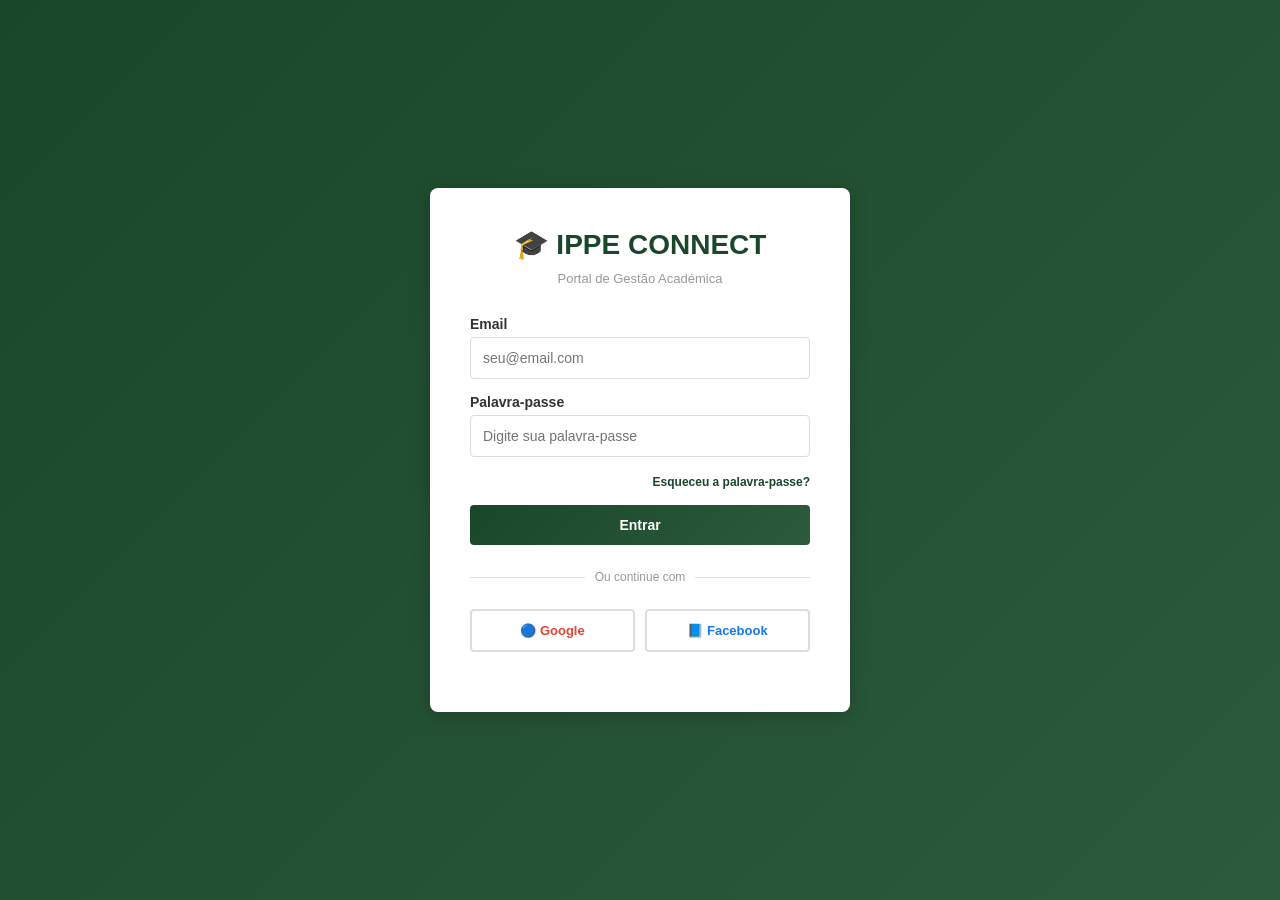
<file: pages/dashboard-aluno.html>
<!DOCTYPE html>
<html lang="pt">
<head>
    <meta charset="UTF-8">
    <meta name="viewport" content="width=device-width, initial-scale=1.0">
    <title>Painel Aluno - IPPE CONNECT</title>
    <style>
        * { margin: 0; padding: 0; box-sizing: border-box; }
        
        body {
            font-family: 'Segoe UI', Tahoma, Geneva, Verdana, sans-serif;
            background: #f5f7fa;
            color: #333;
        }

        .container {
            display: flex;
            min-height: 100vh;
        }

        .sidebar {
            width: 260px;
            background: linear-gradient(135deg, #1a472a 0%, #2d5a3d 100%);
            color: white;
            padding: 20px;
            position: fixed;
            height: 100vh;
            overflow-y: auto;
            box-shadow: 2px 0 10px rgba(0,0,0,0.1);
        }

        .sidebar-logo {
            font-size: 18px;
            font-weight: bold;
            margin-bottom: 30px;
            padding: 15px;
            text-align: center;
            border-bottom: 1px solid rgba(255,255,255,0.1);
        }

        .sidebar-menu {
            list-style: none;
        }

        .sidebar-menu li {
            margin: 8px 0;
        }

        .sidebar-menu a {
            display: block;
            color: rgba(255,255,255,0.8);
            text-decoration: none;
            padding: 12px 15px;
            border-radius: 6px;
            cursor: pointer;
            transition: all 0.3s ease;
            font-size: 14px;
        }

        .sidebar-menu a:hover,
        .sidebar-menu a.active {
            background: rgba(255,255,255,0.2);
            color: white;
        }

        .main-content {
            margin-left: 260px;
            flex: 1;
            padding: 30px;
        }

        .header {
            background: white;
            padding: 20px 25px;
            border-radius: 8px;
            box-shadow: 0 2px 8px rgba(0,0,0,0.08);
            margin-bottom: 30px;
            display: flex;
            justify-content: space-between;
            align-items: center;
        }

        .header-left {
            display: flex;
            gap: 20px;
            align-items: center;
        }

        .user-avatar {
            width: 50px;
            height: 50px;
            background: #e0e4e8;
            border-radius: 50%;
            display: flex;
            align-items: center;
            justify-content: center;
            font-size: 24px;
        }

        .user-info h2 {
            font-size: 18px;
            margin-bottom: 4px;
        }

        .user-info p {
            font-size: 13px;
            color: #666;
        }

        .btn-logout {
            padding: 10px 20px;
            background: #dc3545;
            color: white;
            border: none;
            border-radius: 4px;
            cursor: pointer;
            font-weight: bold;
            transition: all 0.3s ease;
        }

        .btn-logout:hover {
            background: #c82333;
        }

        .stats-grid {
            display: grid;
            grid-template-columns: repeat(auto-fit, minmax(200px, 1fr));
            gap: 20px;
            margin-bottom: 30px;
        }

        .stat-card {
            background: white;
            padding: 20px;
            border-radius: 8px;
            box-shadow: 0 2px 8px rgba(0,0,0,0.08);
            border-left: 4px solid #1a472a;
        }

        .stat-value {
            font-size: 28px;
            font-weight: bold;
            color: #1a472a;
            margin-bottom: 5px;
        }

        .stat-label {
            font-size: 12px;
            color: #999;
            text-transform: uppercase;
        }

        .section {
            background: white;
            padding: 25px;
            border-radius: 8px;
            box-shadow: 0 2px 8px rgba(0,0,0,0.08);
            margin-bottom: 25px;
        }

        .section-title {
            font-size: 18px;
            font-weight: bold;
            color: #1a472a;
            margin-bottom: 20px;
            padding-bottom: 15px;
            border-bottom: 2px solid #f5f7fa;
        }

        table {
            width: 100%;
            border-collapse: collapse;
            font-size: 13px;
        }

        table thead {
            background: #f5f7fa;
            border-bottom: 2px solid #e0e4e8;
        }

        table th {
            padding: 12px 15px;
            text-align: left;
            font-weight: bold;
            color: #666;
            text-transform: uppercase;
            font-size: 11px;
        }

        table td {
            padding: 12px 15px;
            border-bottom: 1px solid #e0e4e8;
        }

        table tbody tr:hover {
            background: #f9f9f9;
        }

        .badge {
            display: inline-block;
            padding: 4px 10px;
            border-radius: 12px;
            font-size: 11px;
            font-weight: bold;
        }

        .badge-aprovado {
            background: #d4edda;
            color: #155724;
        }

        .badge-reprovado {
            background: #f8d7da;
            color: #721c24;
        }

        .badge-pago {
            background: #d4edda;
            color: #155724;
        }

        .badge-pendente {
            background: #fff3cd;
            color: #856404;
        }

        .calendar-grid {
            display: grid;
            grid-template-columns: repeat(auto-fit, minmax(200px, 1fr));
            gap: 15px;
        }

        .calendar-item {
            background: #f9f9f9;
            padding: 15px;
            border-radius: 6px;
            border-left: 4px solid #1a472a;
        }

        .calendar-item-date {
            font-weight: bold;
            color: #1a472a;
        }

        .calendar-item-title {
            font-size: 13px;
            margin-top: 5px;
        }

        .hide {
            display: none;
        }

        @media (max-width: 768px) {
            .sidebar {
                width: 200px;
            }
            .main-content {
                margin-left: 200px;
            }
        }

        @media (max-width: 480px) {
            .sidebar {
                display: none;
            }
            .main-content {
                margin-left: 0;
                padding: 15px;
            }
            .header {
                flex-direction: column;
                gap: 15px;
            }
        }
    </style>
</head>
<body>

<div class="container">
    
    <div class="sidebar">
        <div class="sidebar-logo">👨‍🎓 Aluno</div>
        <ul class="sidebar-menu">
            <li><a class="menu-item active" onclick="showSection('dashboard', event)">📊 Dashboard</a></li>
            <li><a class="menu-item" onclick="showSection('perfil', event)">👤 Meu Perfil</a></li>
            <li><a class="menu-item" onclick="showSection('notas', event)">📝 Minhas Notas</a></li>
            <li><a class="menu-item" onclick="showSection('frequencia', event)">📋 Frequência</a></li>
            <li><a class="menu-item" onclick="showSection('conteudos', event)">📚 Conteúdos</a></li>
            <li><a class="menu-item" onclick="showSection('pagamentos', event)">💳 Pagamentos</a></li>
            <li><a class="menu-item" onclick="showSection('calendario', event)">📅 Calendário</a></li>
        </ul>
    </div>

    <div class="main-content">
        
        <div class="header">
            <div class="header-left">
                <div class="user-avatar" id="userAvatar">👨‍🎓</div>
                <div class="user-info">
                    <h2 id="userName">Aluno</h2>
                    <p id="userEmail">email@ippe.ao</p>
                </div>
            </div>
            <button class="btn-logout" onclick="logout()">Sair</button>
        </div>

        <!-- DASHBOARD -->
        <div id="dashboard" class="section">
            <h3 class="section-title">📊 Meu Dashboard</h3>
            
            <div class="stats-grid">
                <div class="stat-card">
                    <div class="stat-value" id="statTurma">IG-10-A</div>
                    <div class="stat-label">Minha Turma</div>
                </div>
                <div class="stat-card">
                    <div class="stat-value" id="statMedia">15.5</div>
                    <div class="stat-label">Minha Média</div>
                </div>
                <div class="stat-card">
                    <div class="stat-value" id="statFrequencia">95%</div>
                    <div class="stat-label">Frequência</div>
                </div>
                <div class="stat-card">
                    <div class="stat-value" id="statPagamento">Pendente</div>
                    <div class="stat-label">Status Financeiro</div>
                </div>
            </div>
        </div>

        <!-- PERFIL -->
        <div id="perfil" class="section hide">
            <h3 class="section-title">👤 Meu Perfil</h3>
            
            <table>
                <thead>
                    <tr>
                        <th>Campo</th>
                        <th>Informação</th>
                    </tr>
                </thead>
                <tbody id="tbody-perfil"></tbody>
            </table>
        </div>

        <!-- NOTAS -->
        <div id="notas" class="section hide">
            <h3 class="section-title">📝 Minhas Notas</h3>
            
            <table>
                <thead>
                    <tr>
                        <th>Disciplina</th>
                        <th>Nota Parcial</th>
                        <th>Nota Final</th>
                        <th>Status</th>
                    </tr>
                </thead>
                <tbody id="tbody-notas"></tbody>
            </table>
        </div>

        <!-- FREQUÊNCIA -->
        <div id="frequencia" class="section hide">
            <h3 class="section-title">📋 Minha Frequência</h3>
            
            <table>
                <thead>
                    <tr>
                        <th>Disciplina</th>
                        <th>Data</th>
                        <th>Status</th>
                    </tr>
                </thead>
                <tbody id="tbody-frequencia"></tbody>
            </table>
        </div>

        <!-- CONTEÚDOS -->
        <div id="conteudos" class="section hide">
            <h3 class="section-title">📚 Conteúdos das Aulas</h3>
            
            <table>
                <thead>
                    <tr>
                        <th>Título</th>
                        <th>Disciplina</th>
                        <th>Tipo</th>
                        <th>Data</th>
                        <th>Ação</th>
                    </tr>
                </thead>
                <tbody id="tbody-conteudos"></tbody>
            </table>
        </div>

        <!-- PAGAMENTOS -->
        <div id="pagamentos" class="section hide">
            <h3 class="section-title">💳 Meus Pagamentos</h3>
            
            <table>
                <thead>
                    <tr>
                        <th>Mês</th>
                        <th>Valor</th>
                        <th>Vencimento</th>
                        <th>Status</th>
                    </tr>
                </thead>
                <tbody id="tbody-pagamentos"></tbody>
            </table>
        </div>

        <!-- CALENDÁRIO -->
        <div id="calendario" class="section hide">
            <h3 class="section-title">📅 Calendário Escolar</h3>
            
            <div class="calendar-grid" id="calendar-items"></div>
        </div>

    </div>

</div>

<script src="../js/mockData.js"></script>
<script src="../js/mockAuth.js"></script>
<script>

function checkAuth() {
    if (!Auth.hasRole('aluno')) {
        window.location.href = './login.html';
        return;
    }
    
    const user = Auth.getCurrentUser();
    const aluno = Data.getAll('alunos').find(a => a.email === user.email) || {
        nome: user.nome,
        email: user.email,
        turma: 'IG-10-A',
        ano: '10º',
        media: 15.5
    };
    
    if (document.getElementById('userName')) {
        document.getElementById('userName').textContent = aluno.nome;
    }
    if (document.getElementById('userEmail')) {
        document.getElementById('userEmail').textContent = aluno.email;
    }
    
    loadStudentData(aluno);
}

function loadStudentData(aluno) {
    const notas = Data.getAll('notas').filter(n => n.aluno_nome === aluno.nome);
    const frequencia = Data.getAll('frequencia').filter(f => f.aluno_nome === aluno.nome);
    
    document.getElementById('statTurma').textContent = aluno.turma;
    document.getElementById('statMedia').textContent = aluno.media || 15.5;
    
    const presente = frequencia.filter(f => f.status === 'Presente').length;
    const taxa = frequencia.length > 0 ? Math.round((presente / frequencia.length) * 100) : 95;
    document.getElementById('statFrequencia').textContent = taxa + '%';
}

function showSection(section, event) {
    if (event) event.preventDefault();
    
    document.querySelectorAll('.section').forEach(el => el.classList.add('hide'));
    document.querySelectorAll('.menu-item').forEach(el => el.classList.remove('active'));
    
    const el = document.getElementById(section);
    if (el) el.classList.remove('hide');
    
    if (event && event.target) {
        event.target.classList.add('active');
    }

    if (section === 'perfil') loadPerfil();
    else if (section === 'notas') loadNotas();
    else if (section === 'frequencia') loadFrequencia();
    else if (section === 'conteudos') loadConteudos();
    else if (section === 'pagamentos') loadPagamentos();
    else if (section === 'calendario') loadCalendario();
}

function loadPerfil() {
    const user = Auth.getCurrentUser();
    const aluno = Data.getAll('alunos').find(a => a.email === user.email);
    
    const tbody = document.getElementById('tbody-perfil');
    tbody.innerHTML = `
        <tr><td>Nome</td><td>${aluno.nome}</td></tr>
        <tr><td>Email</td><td>${aluno.email}</td></tr>
        <tr><td>Turma</td><td>${aluno.turma}</td></tr>
        <tr><td>Ano</td><td>${aluno.ano}</td></tr>
        <tr><td>Telemóvel</td><td>${aluno.telemovel}</td></tr>
        <tr><td>Status</td><td><span class="badge badge-${aluno.status === 'Ativo' ? 'aprovado' : 'reprovado'}">${aluno.status}</span></td></tr>
    `;
}

function loadNotas() {
    const user = Auth.getCurrentUser();
    const aluno = Data.getAll('alunos').find(a => a.email === user.email);
    const notas = Data.getAll('notas').filter(n => n.aluno_nome === aluno.nome);
    
    const tbody = document.getElementById('tbody-notas');
    tbody.innerHTML = '';
    
    notas.forEach(n => {
        const badgeClass = n.nota_final >= 10 ? 'aprovado' : 'reprovado';
        tbody.innerHTML += `<tr>
            <td>${n.disciplina}</td>
            <td>${n.nota_parcial}</td>
            <td><strong>${n.nota_final}</strong></td>
            <td><span class="badge badge-${badgeClass}">${n.status}</span></td>
        </tr>`;
    });
}

function loadFrequencia() {
    const user = Auth.getCurrentUser();
    const aluno = Data.getAll('alunos').find(a => a.email === user.email);
    const frequencia = Data.getAll('frequencia').filter(f => f.aluno_nome === aluno.nome);
    
    const tbody = document.getElementById('tbody-frequencia');
    tbody.innerHTML = '';
    
    frequencia.forEach(f => {
        const badgeClass = f.status === 'Presente' ? 'aprovado' : 'reprovado';
        tbody.innerHTML += `<tr>
            <td>${f.disciplina}</td>
            <td>${f.data}</td>
            <td><span class="badge badge-${badgeClass}">${f.status}</span></td>
        </tr>`;
    });
}

function loadConteudos() {
    const conteudos = Data.getAll('conteudos');
    
    const tbody = document.getElementById('tbody-conteudos');
    tbody.innerHTML = '';
    
    conteudos.forEach(c => {
        tbody.innerHTML += `<tr>
            <td>${c.titulo}</td>
            <td>${c.disciplina}</td>
            <td>${c.tipo}</td>
            <td>${c.data_upload}</td>
            <td><button style="padding:6px 12px;background:#007bff;color:white;border:none;border-radius:4px;cursor:pointer;">📥 Download</button></td>
        </tr>`;
    });
}

function loadPagamentos() {
    const user = Auth.getCurrentUser();
    const aluno = Data.getAll('alunos').find(a => a.email === user.email);
    const pagamentos = Data.getAll('pagamentos').filter(p => p.aluno_nome === aluno.nome);
    
    const tbody = document.getElementById('tbody-pagamentos');
    tbody.innerHTML = '';
    
    pagamentos.forEach(p => {
        const badgeClass = p.status === 'Pago' ? 'pago' : 'pendente';
        tbody.innerHTML += `<tr>
            <td>${p.mes}</td>
            <td>${p.valor.toLocaleString('pt-AO', { style: 'currency', currency: 'AOA' })}</td>
            <td>${p.data_vencimento}</td>
            <td><span class="badge badge-${badgeClass}">${p.status}</span></td>
        </tr>`;
    });
}

function loadCalendario() {
    const calendario = Data.getAll('calendario');
    const container = document.getElementById('calendar-items');
    
    container.innerHTML = '';
    
    calendario.forEach(event => {
        const icon = event.tipo === 'Evento' ? '📌' : event.tipo === 'Avaliação' ? '✏️' : '🎉';
        container.innerHTML += `<div class="calendar-item">
            <div class="calendar-item-date">${icon} ${event.data}</div>
            <div class="calendar-item-title"><strong>${event.titulo}</strong></div>
            <div style="font-size:12px;color:#666;margin-top:5px;">${event.descricao}</div>
        </div>`;
    });
}

function logout() {
    if (confirm('Deseja sair?')) {
        Auth.logout();
    }
}

document.addEventListener('DOMContentLoaded', checkAuth);

</script>

</body>
</html>
</file>
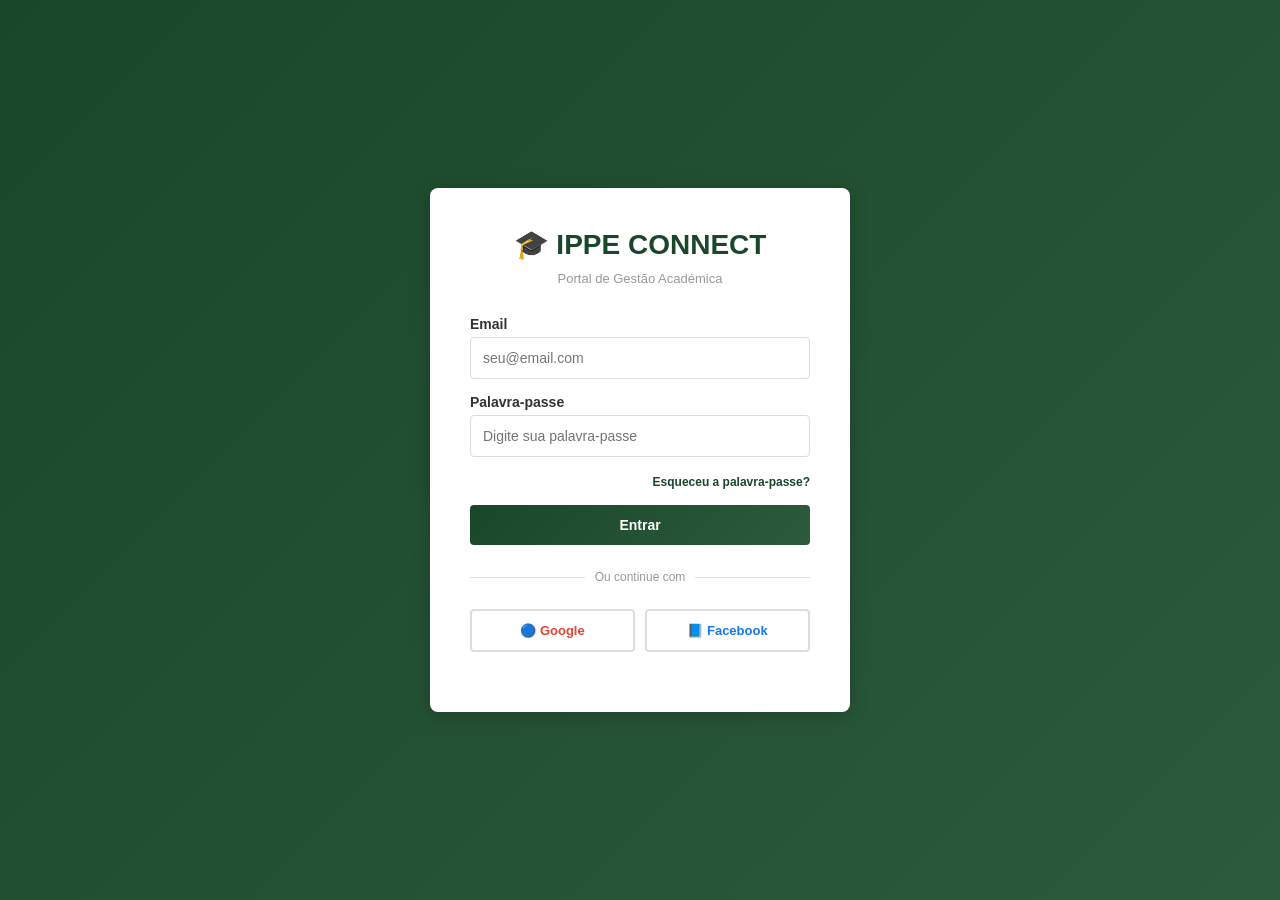
<file: pages/dashboard-professor.html>
<!DOCTYPE html>
<html lang="pt">
<head>
    <meta charset="UTF-8">
    <meta name="viewport" content="width=device-width, initial-scale=1.0">
    <title>Painel Professor - IPPE CONNECT</title>
    <style>
        * { margin: 0; padding: 0; box-sizing: border-box; }
        
        body {
            font-family: 'Segoe UI', Tahoma, Geneva, Verdana, sans-serif;
            background: #f5f7fa;
            color: #333;
        }

        .container {
            display: flex;
            min-height: 100vh;
        }

        .sidebar {
            width: 260px;
            background: linear-gradient(135deg, #1a472a 0%, #2d5a3d 100%);
            color: white;
            padding: 20px;
            position: fixed;
            height: 100vh;
            overflow-y: auto;
            box-shadow: 2px 0 10px rgba(0,0,0,0.1);
        }

        .sidebar-logo {
            font-size: 18px;
            font-weight: bold;
            margin-bottom: 30px;
            padding: 15px;
            text-align: center;
            border-bottom: 1px solid rgba(255,255,255,0.1);
        }

        .sidebar-menu {
            list-style: none;
        }

        .sidebar-menu li {
            margin: 8px 0;
        }

        .sidebar-menu a {
            display: block;
            color: rgba(255,255,255,0.8);
            text-decoration: none;
            padding: 12px 15px;
            border-radius: 6px;
            cursor: pointer;
            transition: all 0.3s ease;
            font-size: 14px;
        }

        .sidebar-menu a:hover,
        .sidebar-menu a.active {
            background: rgba(255,255,255,0.2);
            color: white;
        }

        .main-content {
            margin-left: 260px;
            flex: 1;
            padding: 30px;
        }

        .header {
            background: white;
            padding: 20px 25px;
            border-radius: 8px;
            box-shadow: 0 2px 8px rgba(0,0,0,0.08);
            margin-bottom: 30px;
            display: flex;
            justify-content: space-between;
            align-items: center;
        }

        .header-left {
            display: flex;
            gap: 20px;
            align-items: center;
        }

        .user-avatar {
            width: 50px;
            height: 50px;
            background: #e0e4e8;
            border-radius: 50%;
            display: flex;
            align-items: center;
            justify-content: center;
            font-size: 24px;
        }

        .user-info h2 {
            font-size: 18px;
            margin-bottom: 4px;
        }

        .user-info p {
            font-size: 13px;
            color: #666;
        }

        .btn-logout {
            padding: 10px 20px;
            background: #dc3545;
            color: white;
            border: none;
            border-radius: 4px;
            cursor: pointer;
            font-weight: bold;
            transition: all 0.3s ease;
        }

        .btn-logout:hover {
            background: #c82333;
        }

        .stats-grid {
            display: grid;
            grid-template-columns: repeat(auto-fit, minmax(200px, 1fr));
            gap: 20px;
            margin-bottom: 30px;
        }

        .stat-card {
            background: white;
            padding: 20px;
            border-radius: 8px;
            box-shadow: 0 2px 8px rgba(0,0,0,0.08);
            border-left: 4px solid #1a472a;
        }

        .stat-value {
            font-size: 28px;
            font-weight: bold;
            color: #1a472a;
            margin-bottom: 5px;
        }

        .stat-label {
            font-size: 12px;
            color: #999;
            text-transform: uppercase;
        }

        .section {
            background: white;
            padding: 25px;
            border-radius: 8px;
            box-shadow: 0 2px 8px rgba(0,0,0,0.08);
            margin-bottom: 25px;
        }

        .section-title {
            font-size: 18px;
            font-weight: bold;
            color: #1a472a;
            margin-bottom: 20px;
            padding-bottom: 15px;
            border-bottom: 2px solid #f5f7fa;
        }

        table {
            width: 100%;
            border-collapse: collapse;
            font-size: 13px;
        }

        table thead {
            background: #f5f7fa;
            border-bottom: 2px solid #e0e4e8;
        }

        table th {
            padding: 12px 15px;
            text-align: left;
            font-weight: bold;
            color: #666;
            text-transform: uppercase;
            font-size: 11px;
        }

        table td {
            padding: 12px 15px;
            border-bottom: 1px solid #e0e4e8;
        }

        table tbody tr:hover {
            background: #f9f9f9;
        }

        .badge {
            display: inline-block;
            padding: 4px 10px;
            border-radius: 12px;
            font-size: 11px;
            font-weight: bold;
        }

        .badge-aprovado {
            background: #d4edda;
            color: #155724;
        }

        .badge-reprovado {
            background: #f8d7da;
            color: #721c24;
        }

        .hide {
            display: none;
        }

        @media (max-width: 768px) {
            .sidebar {
                width: 200px;
            }
            .main-content {
                margin-left: 200px;
            }
        }

        @media (max-width: 480px) {
            .sidebar {
                display: none;
            }
            .main-content {
                margin-left: 0;
                padding: 15px;
            }
            .header {
                flex-direction: column;
                gap: 15px;
            }
        }
    </style>
</head>
<body>

<div class="container">
    
    <div class="sidebar">
        <div class="sidebar-logo">👨‍🏫 Professor</div>
        <ul class="sidebar-menu">
            <li><a class="menu-item active" onclick="showSection('dashboard', event)">📊 Dashboard</a></li>
            <li><a class="menu-item" onclick="showSection('turmas', event)">👥 Minhas Turmas</a></li>
            <li><a class="menu-item" onclick="showSection('notas', event)">📝 Lançar Notas</a></li>
            <li><a class="menu-item" onclick="showSection('frequencia', event)">📋 Frequência</a></li>
            <li><a class="menu-item" onclick="showSection('conteudos', event)">📁 Conteúdos</a></li>
            <li><a class="menu-item" onclick="showSection('publicacoes', event)">📢 Publicações</a></li>
        </ul>
    </div>

    <div class="main-content">
        
        <div class="header">
            <div class="header-left">
                <div class="user-avatar" id="userAvatar">👨‍🏫</div>
                <div class="user-info">
                    <h2 id="userName">Professor</h2>
                    <p id="userEmail">email@ippe.ao</p>
                </div>
            </div>
            <button class="btn-logout" onclick="logout()">Sair</button>
        </div>

        <!-- DASHBOARD -->
        <div id="dashboard" class="section">
            <h3 class="section-title">📊 Meu Dashboard</h3>
            
            <div class="stats-grid">
                <div class="stat-card">
                    <div class="stat-value" id="statTurmas">0</div>
                    <div class="stat-label">Turmas Ativas</div>
                </div>
                <div class="stat-card">
                    <div class="stat-value" id="statEstudantes">0</div>
                    <div class="stat-label">Estudantes Totais</div>
                </div>
                <div class="stat-card">
                    <div class="stat-value" id="statDisciplina">Matemática</div>
                    <div class="stat-label"></div>
                </div>
                
            </div>
        </div>

        <!-- TURMAS -->
        <div id="turmas" class="section hide">
    <h3 class="section-title">👥 Minhas Turmas</h3>
    
    <!-- Contentor responsivo para garantir que a tabela não quebre em ecrãs menores -->
    <div class="table-container" style="overflow-x: auto; width: 100%;">
        <table class="school-table">
            <thead>
                <tr>
                    <th scope="col">Turma</th>
                    <th scope="col">Classe</th>
                    <th scope="col">Período</th>
                    <th scope="col">#</th>
                    <th scope="col">Sala</th>
                </tr>
            </thead>
            <!-- ID original estritamente mantido para não quebrar a tua integração com o JS/Supabase -->
            <tbody id="tbody-turmas"></tbody>
        </table>
    </div>
</div>

        <!-- NOTAS -->
        <div id="notas" class="section hide">
            <h3 class="section-title">📝 Lançar Notas</h3>
            <table>
                <thead>
                    <tr>
                        <th>Aluno</th>
                        <th>Disciplina</th>
                        <th>I TRIMESTRE</th>
                        <th>II TRIMESTRE</th>
                        <th>III TRIMESTRE</th>
                    </tr>
                </thead>
                <tbody id="tbody-notas"></tbody>
            </table>
        </div>

        <!-- FREQUÊNCIA -->
        <div id="frequencia" class="section hide">
            <h3 class="section-title">📋 Registros de Frequência</h3>
            <table>
                <thead>
                    <tr>
                        <th>Aluno</th>
                        <th>Turma</th>
                        <th>Data</th>
                        <th>Status</th>
                    </tr>
                </thead>
                <tbody id="tbody-frequencia"></tbody>
            </table>
        </div>

        <!-- CONTEÚDOS -->
        <div id="conteudos" class="section hide">
            <h3 class="section-title"></h3>
            <table>
                <thead>
                    <tr>
                        <th>Título</th>
                        <th>Disciplina</th>
                        <th>Tipo</th>
                        <th>Data</th>
                        <th>Downloads</th>
                    </tr>
                </thead>
                <tbody id="tbody-conteudos"></tbody>
            </table>
        </div>

        <!-- PUBLICAÇÕES -->
        <div id="publicacoes" class="section hide">
            <h3 class="section-title"></h3>
            <table>
                <thead>
                    <tr>
                        <th>Título</th>
                        <th>Data</th>
                        <th>Views</th>
                        <th>Likes</th>
                    </tr>
                </thead>
                <tbody id="tbody-publicacoes"></tbody>
            </table>
        </div>

    </div>

</div>

<script src="../js/mockData.js"></script>
<script src="../js/mockAuth.js"></script>
<script>

function checkAuth() {
    if (!Auth.hasRole('professor')) {
        window.location.href = './login.html';
        return;
    }
    
    const user = Auth.getCurrentUser();
    const professor = Data.getAll('professores').find(p => p.email === user.email) || {
        nome: user.nome,
        email: user.email,
        especialidade: 'Ensino Geral'
    };
    
    if (document.getElementById('userName')) {
        document.getElementById('userName').textContent = professor.nome;
    }
    if (document.getElementById('userEmail')) {
        document.getElementById('userEmail').textContent = professor.email;
    }
    
    loadProfessorData(professor);
}

function loadProfessorData(professor) {
    const disciplinas = Data.getAll('disciplinas').filter(d => d.docente === professor.nome);
    const notas = Data.getAll('notas').filter(n => disciplinas.some(d => d.nome === n.disciplina));
    const frequencia = Data.getAll('frequencia').filter(f => disciplinas.some(d => d.nome === f.disciplina));
    
    const turmasSet = new Set(disciplinas.map(d => d.turma));
    const turmas = Data.getAll('turmas').filter(t => turmasSet.has(t.nome));
    
    document.getElementById('statTurmas').textContent = turmas.length;
    document.getElementById('statEstudantes').textContent = turmas.reduce((sum, t) => sum + t.alunos_inscritos, 0);
    document.getElementById('statNotas').textContent = notas.length;
    
    const presente = frequencia.filter(f => f.status === 'Presente').length;
    const taxaFrequencia = frequencia.length > 0 ? Math.round((presente / frequencia.length) * 100) : 0;
    document.getElementById('statFrequencia').textContent = taxaFrequencia + '%';
}

function showSection(section, event) {
    if (event) event.preventDefault();
    
    document.querySelectorAll('.section').forEach(el => el.classList.add('hide'));
    document.querySelectorAll('.menu-item').forEach(el => el.classList.remove('active'));
    
    const el = document.getElementById(section);
    if (el) el.classList.remove('hide');
    
    if (event && event.target) {
        event.target.classList.add('active');
    }

    if (section === 'turmas') loadTurmas();
    else if (section === 'notas') loadNotas();
    else if (section === 'frequencia') loadFrequencia();
    else if (section === 'conteudos') loadConteudos();
    else if (section === 'publicacoes') loadPublicacoes();
}

function loadTurmas() {
    const user = Auth.getCurrentUser();
    const professor = Data.getAll('professores').find(p => p.email === user.email);
    const disciplinas = Data.getAll('disciplinas').filter(d => d.docente === professor.nome);
    const turmasSet = new Set(disciplinas.map(d => d.turma));
    const turmas = Data.getAll('turmas').filter(t => turmasSet.has(t.nome));
    
    const tbody = document.getElementById('tbody-turmas');
    tbody.innerHTML = '';
    
    turmas.forEach(t => {
        tbody.innerHTML += `<tr>
            <td>${t.nome}</td>
            <td>${t.nivel}</td>
            <td>${t.turno}</td>
            <td>${t.alunos_inscritos}/${t.capacidade}</td>
            <td>${t.sala}</td>
        </tr>`;
    });
}

function loadNotas() {
    const user = Auth.getCurrentUser();
    const professor = Data.getAll('professores').find(p => p.email === user.email);
    const disciplinas = Data.getAll('disciplinas').filter(d => d.docente === professor.nome);
    const notas = Data.getAll('notas').filter(n => disciplinas.some(d => d.nome === n.disciplina));
    
    const tbody = document.getElementById('tbody-notas');
    tbody.innerHTML = '';
    
    notas.forEach(n => {
        tbody.innerHTML += `<tr>
            <td>${n.aluno_nome}</td>
            <td>${n.disciplina}</td>
            <td><strong>${n.nota_final}</strong></td>
            <td><input type="number" min="0" max="20" value="${n.nota_final}" style="width:60px;padding:5px;border:1px solid #ddd;border-radius:4px;"></td>
        </tr>`;
    });
}

function loadFrequencia() {
    const frequencia = Data.getAll('frequencia');
    
    const tbody = document.getElementById('tbody-frequencia');
    tbody.innerHTML = '';
    
    frequencia.slice(0, 10).forEach(f => {
        const badge = `<span class="badge badge-${f.status === 'Presente' ? 'aprovado' : 'reprovado'}">${f.status}</span>`;
        tbody.innerHTML += `<tr>
            <td>${f.aluno_nome}</td>
            <td>${f.turma}</td>
            <td>${f.data}</td>
            <td>${badge}</td>
        </tr>`;
    });
}

function loadConteudos() {
    const conteudos = Data.getAll('conteudos');
    
    const tbody = document.getElementById('tbody-conteudos');
    tbody.innerHTML = '';
    
    conteudos.forEach(c => {
        tbody.innerHTML += `<tr>
            <td>${c.titulo}</td>
            <td>${c.disciplina}</td>
            <td>${c.tipo}</td>
            <td>${c.data_upload}</td>
            <td><strong>${c.downloads}</strong></td>
        </tr>`;
    });
}

function loadPublicacoes() {
    const user = Auth.getCurrentUser();
    const publicacoes = Data.getAll('publicacoes').filter(p => p.autor === user.nome);
    
    const tbody = document.getElementById('tbody-publicacoes');
    tbody.innerHTML = '';
    
    publicacoes.forEach(p => {
        tbody.innerHTML += `<tr>
            <td>${p.titulo}</td>
            <td>${p.data}</td>
            <td><strong>${p.views}</strong></td>
            <td>❤️ ${p.likes}</td>
        </tr>`;
    });
}

function logout() {
    if (confirm('Deseja sair?')) {
        Auth.logout();
    }
}

document.addEventListener('DOMContentLoaded', checkAuth);

</script>

</body>
</html>
</file>
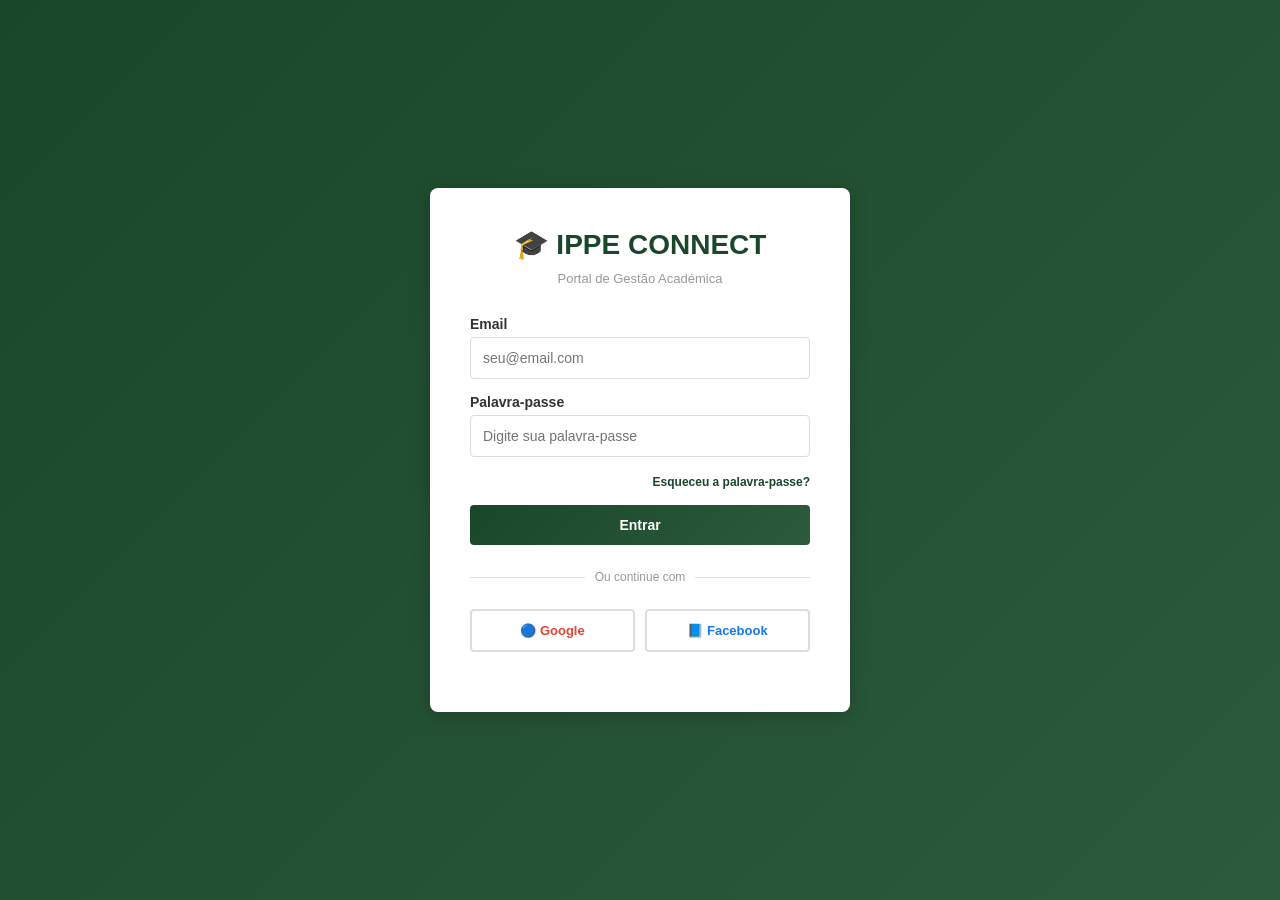
<file: pages/login.html>
<!DOCTYPE html>
<html lang="pt">
<head>
    <meta charset="UTF-8">
    <meta name="viewport" content="width=device-width, initial-scale=1.0">
    <title>Login - IPPE CONNECT</title>
    <style>
        * {
            margin: 0;
            padding: 0;
            box-sizing: border-box;
        }
        body {
            background: linear-gradient(135deg, #1a472a 0%, #2d5a3d 100%);
            min-height: 100vh;
            display: flex;
            align-items: center;
            justify-content: center;
            font-family: Arial, sans-serif;
            padding: 20px;
        }
        .login-box {
            width: 100%;
            max-width: 420px;
            background: white;
            padding: 40px;
            border-radius: 8px;
            box-shadow: 0 4px 20px rgba(0,0,0,0.2);
        }
        h1 {
            text-align: center;
            color: #1a472a;
            margin-bottom: 10px;
            font-size: 28px;
            font-weight: bold;
        }
        .subtitle {
            text-align: center;
            color: #999;
            margin-bottom: 30px;
            font-size: 13px;
        }
        .form-group {
            margin-bottom: 15px;
        }
        label {
            display: block;
            margin-bottom: 5px;
            color: #333;
            font-weight: bold;
            font-size: 14px;
        }
        input {
            width: 100%;
            padding: 12px;
            border: 1px solid #ddd;
            border-radius: 4px;
            font-size: 14px;
            transition: all 0.3s ease;
        }
        input:focus {
            outline: none;
            border-color: #1a472a;
            box-shadow: 0 0 0 3px rgba(26, 71, 42, 0.1);
        }
        .forgot-password {
            text-align: right;
            margin-bottom: 15px;
        }
        .forgot-password a {
            color: #1a472a;
            text-decoration: none;
            font-size: 12px;
            font-weight: bold;
            cursor: pointer;
            transition: all 0.3s ease;
        }
        .forgot-password a:hover {
            text-decoration: underline;
            color: #2d5a3d;
        }
        button.btn-login {
            width: 100%;
            padding: 12px;
            background: linear-gradient(135deg, #1a472a 0%, #2d5a3d 100%);
            color: white;
            border: none;
            border-radius: 4px;
            font-weight: bold;
            cursor: pointer;
            font-size: 14px;
            transition: all 0.3s ease;
        }
        button.btn-login:hover {
            transform: translateY(-2px);
            box-shadow: 0 4px 12px rgba(26, 71, 42, 0.3);
        }
        button.btn-login:disabled {
            opacity: 0.6;
            cursor: not-allowed;
            transform: none;
        }
        .divider {
            display: flex;
            align-items: center;
            margin: 25px 0;
            gap: 10px;
            color: #ccc;
        }
        .divider::before,
        .divider::after {
            content: '';
            flex: 1;
            height: 1px;
            background: #ddd;
        }
        .divider-text {
            font-size: 12px;
            color: #999;
        }
        .social-buttons {
            display: grid;
            grid-template-columns: 1fr 1fr;
            gap: 10px;
            margin-bottom: 20px;
        }
        .btn-social {
            padding: 12px;
            border: 2px solid #ddd;
            background: white;
            border-radius: 4px;
            cursor: pointer;
            font-weight: bold;
            transition: all 0.3s ease;
            font-size: 13px;
            display: flex;
            align-items: center;
            justify-content: center;
            gap: 8px;
        }
        .btn-social:hover {
            border-color: #1a472a;
            background: #f9f9f9;
        }
        .btn-google {
            color: #ea4335;
        }
        .btn-facebook {
            color: #1877f2;
        }
        .alert {
            padding: 12px;
            margin-bottom: 15px;
            border-radius: 4px;
            font-size: 13px;
            display: none;
            animation: slideDown 0.3s ease;
        }
        @keyframes slideDown {
            from {
                opacity: 0;
                transform: translateY(-10px);
            }
            to {
                opacity: 1;
                transform: translateY(0);
            }
        }
        .alert.show {
            display: block;
        }
        .alert-error {
            background: #f8d7da;
            color: #721c24;
            border-left: 4px solid #dc3545;
        }
        .alert-success {
            background: #d4edda;
            color: #155724;
            border-left: 4px solid #28a745;
        }
        .loading-spinner {
            display: inline-block;
            width: 14px;
            height: 14px;
            border: 3px solid rgba(255,255,255,0.3);
            border-radius: 50%;
            border-top-color: white;
            animation: spin 1s linear infinite;
            margin-right: 8px;
        }
        @keyframes spin {
            to { transform: rotate(360deg); }
        }

        .modal-overlay {
            display: none;
            position: fixed;
            top: 0;
            left: 0;
            width: 100%;
            height: 100%;
            background: rgba(0,0,0,0.5);
            z-index: 1000;
            animation: fadeIn 0.3s ease;
        }
        @keyframes fadeIn {
            from { opacity: 0; }
            to { opacity: 1; }
        }
        .modal-overlay.show {
            display: flex;
            align-items: center;
            justify-content: center;
        }
        .modal-box {
            background: white;
            padding: 40px;
            border-radius: 8px;
            box-shadow: 0 10px 40px rgba(0,0,0,0.3);
            max-width: 400px;
            width: 90%;
            text-align: center;
            animation: popUp 0.3s ease;
        }
        @keyframes popUp {
            from {
                opacity: 0;
                transform: scale(0.9);
            }
            to {
                opacity: 1;
                transform: scale(1);
            }
        }
        .modal-icon {
            font-size: 48px;
            margin-bottom: 15px;
        }
        .modal-title {
            font-size: 20px;
            font-weight: bold;
            color: #1a472a;
            margin-bottom: 10px;
        }
        .modal-text {
            color: #666;
            font-size: 14px;
            margin-bottom: 20px;
            line-height: 1.5;
        }
        .modal-button {
            padding: 12px 30px;
            background: linear-gradient(135deg, #1a472a 0%, #2d5a3d 100%);
            color: white;
            border: none;
            border-radius: 4px;
            cursor: pointer;
            font-weight: bold;
            font-size: 14px;
            transition: all 0.3s ease;
        }
        .modal-button:hover {
            transform: translateY(-2px);
            box-shadow: 0 4px 12px rgba(26, 71, 42, 0.3);
        }

        @media (max-width: 480px) {
            .login-box {
                padding: 30px 20px;
            }
            h1 {
                font-size: 22px;
            }
            .social-buttons {
                grid-template-columns: 1fr;
            }
        }
    </style>
</head>
<body>

<div class="login-box">
    <h1>🎓 IPPE CONNECT</h1>
    <p class="subtitle">Portal de Gestão Académica</p>
    
    <div id="alertBox" class="alert"></div>

    <form id="loginForm">
        <div class="form-group">
            <label>Email</label>
            <input type="email" id="email" placeholder="seu@email.com" required>
        </div>
        <div class="form-group">
            <label>Palavra-passe</label>
            <input type="password" id="senha" placeholder="Digite sua palavra-passe" required>
        </div>
        
        <div class="forgot-password">
            <a href="#" onclick="abrirModalEsqueceuSenha(event)">Esqueceu a palavra-passe?</a>
        </div>

        <button type="submit" class="btn-login" id="btnLogin">Entrar</button>
    </form>

    <div class="divider">
        <span class="divider-text">Ou continue com</span>
    </div>

    <div class="social-buttons">
        <button type="button" class="btn-social btn-google" onclick="loginGoogle()">
            <span>🔵 Google</span>
        </button>
        <button type="button" class="btn-social btn-facebook" onclick="loginFacebook()">
            <span>📘 Facebook</span>
        </button>
    </div>
</div>

<div class="modal-overlay" id="modalEsqueceuSenha">
    <div class="modal-box">
        <div class="modal-icon">🔒</div>
        <div class="modal-title">Recuperação de Palavra-passe</div>
        <div class="modal-text">
            Esta funcionalidade ainda não está disponível.<br><br>
            Por favor, contacte a administração em:<br>
            <strong>admin@ippe.ao</strong>
        </div>
        <button class="modal-button" onclick="fecharModalEsqueceuSenha()">OK, entendi</button>
    </div>
    </div>

    <script src="../js/mockAuth.js"></script>
    <script>

function showAlert(msg, type) {
    const box = document.getElementById('alertBox');
    box.textContent = msg;
    box.className = `alert show alert-${type}`;
    if (type === 'success') {
        setTimeout(() => box.classList.remove('show'), 2000);
    }
}

function abrirModalEsqueceuSenha(event) {
    event.preventDefault();
    document.getElementById('modalEsqueceuSenha').classList.add('show');
}

function fecharModalEsqueceuSenha() {
    document.getElementById('modalEsqueceuSenha').classList.remove('show');
}

document.getElementById('modalEsqueceuSenha').addEventListener('click', function(e) {
    if (e.target === this) {
        fecharModalEsqueceuSenha();
    }
});

function handleSocialLogin() {
    showAlert('Login social simulado com sucesso!', 'success');
    setTimeout(() => {
        window.location.href = 'dashboard-aluno.html';
    }, 1200);
}

function loginGoogle() {
    handleSocialLogin();
}

function loginFacebook() {
    handleSocialLogin();
}

function redirectIfAlreadyLoggedIn() {
    if (Auth.isAuthenticated()) {
        const user = Auth.getCurrentUser();
        if (user && user.tipo) {
            window.location.href = `dashboard-${user.tipo}.html`;
        }
    }
}

redirectIfAlreadyLoggedIn();

document.getElementById('loginForm').addEventListener('submit', (e) => {
    e.preventDefault();
    
    const email = document.getElementById('email').value;
    const senha = document.getElementById('senha').value;
    const btnLogin = document.getElementById('btnLogin');
    
    if (!email || !senha) {
        showAlert('Preencha todos os campos', 'error');
        return;
    }

    btnLogin.disabled = true;
    btnLogin.innerHTML = '<span class="loading-spinner"></span>Autenticando...';

    setTimeout(() => {
        const result = Auth.login(email, senha);
        if (!result.success) {
            btnLogin.disabled = false;
            btnLogin.innerHTML = 'Entrar';
            showAlert(result.error, 'error');
            return;
        }

        const user = result.user;
        showAlert('Login realizado!', 'success');
        
        setTimeout(() => {
            window.location.href = `dashboard-${user.tipo}.html`;
        }, 1200);
    }, 800);
});

    </script>

</body>
</html>
</file>
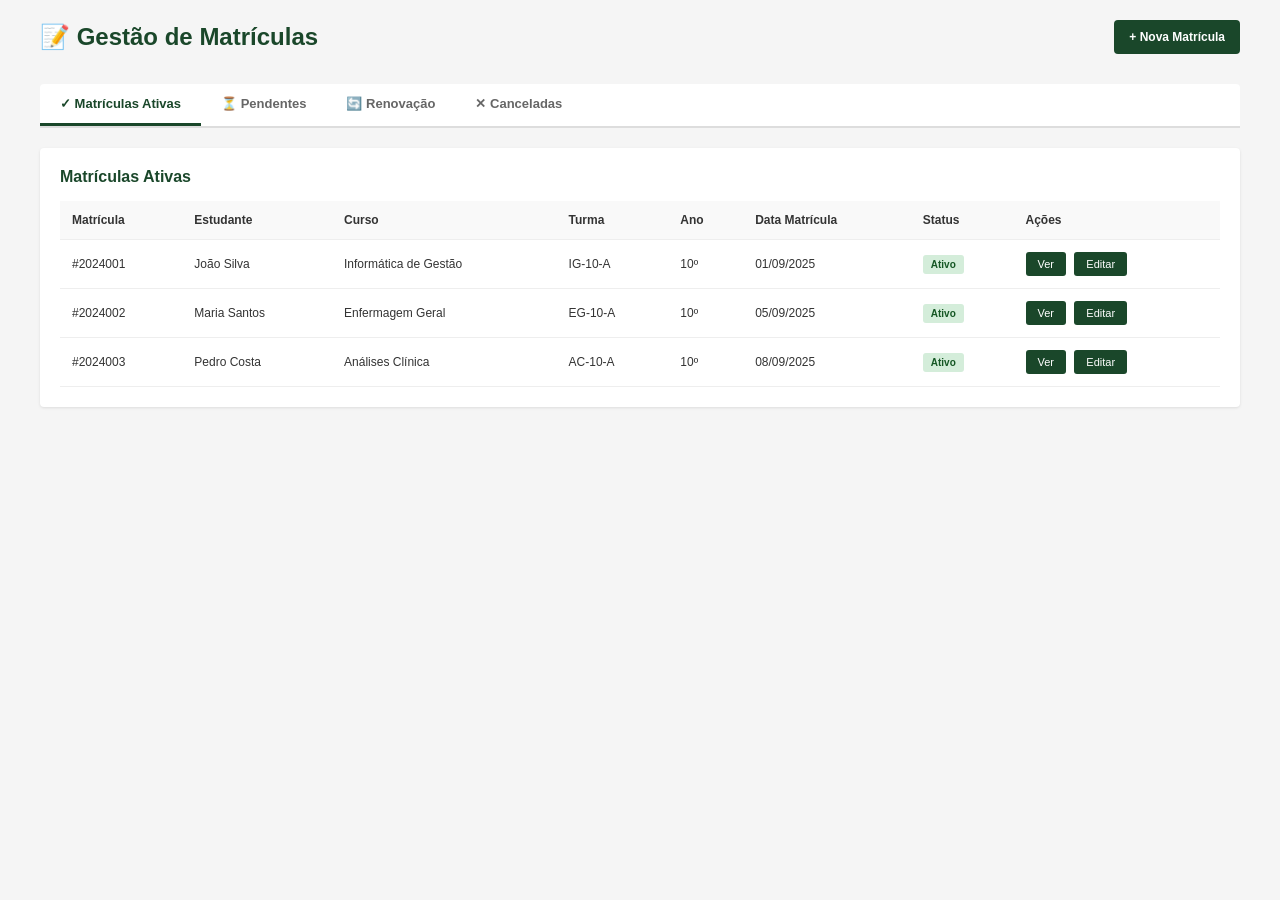
<file: pages/matriculas.html>
<!DOCTYPE html>
<html lang="pt">
<head>
    <meta charset="UTF-8">
    <meta name="viewport" content="width=device-width, initial-scale=1.0">
    <title>Gestão de Matrículas - IPPE CONNECT</title>
    <style>
        * {
            margin: 0;
            padding: 0;
            box-sizing: border-box;
        }
        body {
            font-family: Arial, sans-serif;
            background: #f5f5f5;
            color: #333;
        }

        /* NAVBAR */
        .navbar {
            background: linear-gradient(135deg, #1a472a 0%, #2d5a3d 100%);
            padding: 15px 20px;
            display: flex;
            justify-content: space-between;
            align-items: center;
            position: sticky;
            top: 0;
            z-index: 100;
        }
        .navbar-brand {
            color: white;
            font-size: 16px;
            font-weight: bold;
        }
        .navbar-right {
            display: flex;
            align-items: center;
            gap: 15px;
        }
        .navbar-right span {
            color: white;
            font-size: 12px;
        }
        .navbar button {
            background: rgba(255,255,255,0.2);
            border: 1px solid white;
            color: white;
            padding: 6px 12px;
            border-radius: 4px;
            cursor: pointer;
            font-size: 11px;
            transition: all 0.3s ease;
        }
        .navbar button:hover {
            background: rgba(255,255,255,0.3);
        }

        /* MAIN */
        .main {
            padding: 20px;
        }
        .container {
            max-width: 1200px;
            margin: 0 auto;
        }

        /* HEADER */
        .page-header {
            display: flex;
            justify-content: space-between;
            align-items: center;
            margin-bottom: 30px;
        }
        .page-header h1 {
            font-size: 24px;
            color: #1a472a;
        }

        /* TABS */
        .tabs {
            display: flex;
            gap: 0;
            background: white;
            border-bottom: 2px solid #ddd;
            margin-bottom: 20px;
            border-radius: 4px 4px 0 0;
        }
        .tab-button {
            padding: 12px 20px;
            border: none;
            background: none;
            cursor: pointer;
            font-size: 13px;
            font-weight: bold;
            color: #666;
            border-bottom: 3px solid transparent;
            transition: all 0.3s ease;
        }
        .tab-button.active {
            color: #1a472a;
            border-bottom-color: #1a472a;
        }

        /* SEÇÕES */
        .section {
            background: white;
            padding: 20px;
            border-radius: 4px;
            box-shadow: 0 1px 3px rgba(0,0,0,0.1);
            margin-bottom: 20px;
        }
        .section h2 {
            font-size: 16px;
            color: #1a472a;
            margin-bottom: 15px;
            font-weight: bold;
        }

        /* TABELA */
        table {
            width: 100%;
            border-collapse: collapse;
            font-size: 12px;
        }
        thead {
            background: #f9f9f9;
        }
        th, td {
            padding: 12px;
            text-align: left;
            border-bottom: 1px solid #eee;
        }
        tr:hover {
            background: #f9f9f9;
        }

        /* BADGE */
        .badge {
            display: inline-block;
            padding: 4px 8px;
            border-radius: 3px;
            font-size: 10px;
            font-weight: bold;
            background: #d4edda;
            color: #155724;
        }
        .badge-pending {
            background: #fff3cd;
            color: #856404;
        }
        .badge-danger {
            background: #f8d7da;
            color: #721c24;
        }

        /* BOTÕES */
        .btn {
            padding: 6px 12px;
            background: #1a472a;
            color: white;
            border: none;
            border-radius: 3px;
            cursor: pointer;
            font-size: 11px;
            margin-right: 5px;
            transition: all 0.3s ease;
        }
        .btn:hover {
            opacity: 0.8;
        }
        .btn-danger {
            background: #dc3545;
        }
        .btn-success {
            background: #28a745;
        }
        .btn-add {
            background: #1a472a;
            color: white;
            padding: 10px 15px;
            border: none;
            border-radius: 4px;
            cursor: pointer;
            font-weight: bold;
            font-size: 12px;
            transition: all 0.3s ease;
        }
        .btn-add:hover {
            opacity: 0.8;
        }

        /* FORM */
        .form-group {
            margin-bottom: 15px;
        }
        .form-group label {
            display: block;
            margin-bottom: 5px;
            font-weight: bold;
            font-size: 12px;
        }
        .form-group input, .form-group select, .form-group textarea {
            width: 100%;
            padding: 8px;
            border: 1px solid #ddd;
            border-radius: 4px;
            font-size: 12px;
            font-family: Arial, sans-serif;
        }
        .btn-submit {
            background: linear-gradient(135deg, #1a472a 0%, #2d5a3d 100%);
            color: white;
            padding: 10px 20px;
            border: none;
            border-radius: 4px;
            cursor: pointer;
            font-weight: bold;
            font-size: 12px;
            transition: all 0.3s ease;
        }
        .btn-submit:hover {
            transform: translateY(-2px);
            box-shadow: 0 4px 12px rgba(26, 71, 42, 0.3);
        }

        /* GRID 2 */
        .grid-2 {
            display: grid;
            grid-template-columns: 1fr 1fr;
            gap: 15px;
        }

        /* GRID 3 */
        .grid-3 {
            display: grid;
            grid-template-columns: repeat(3, 1fr);
            gap: 15px;
        }

        /* MODAL */
        .modal {
            display: none;
            position: fixed;
            z-index: 1000;
            left: 0;
            top: 0;
            width: 100%;
            height: 100%;
            background: rgba(0,0,0,0.5);
            animation: fadeIn 0.3s ease;
            overflow-y: auto;
        }
        @keyframes fadeIn {
            from { opacity: 0; }
            to { opacity: 1; }
        }
        .modal.show {
            display: flex;
            align-items: center;
            justify-content: center;
        }
        .modal-content {
            background: white;
            padding: 30px;
            border-radius: 8px;
            max-width: 600px;
            width: 90%;
            box-shadow: 0 10px 40px rgba(0,0,0,0.3);
            animation: popUp 0.3s ease;
            margin: 20px 0;
        }
        @keyframes popUp {
            from { transform: scale(0.9); opacity: 0; }
            to { transform: scale(1); opacity: 1; }
        }
        .modal-header {
            display: flex;
            justify-content: space-between;
            align-items: center;
            margin-bottom: 20px;
        }
        .modal-header h2 {
            font-size: 16px;
            color: #1a472a;
        }
        .close-modal {
            background: none;
            border: none;
            font-size: 24px;
            color: #999;
            cursor: pointer;
            padding: 0;
            margin: 0;
        }

        /* TAB CONTENT */
        .tab-content {
            display: none;
        }
        .tab-content.active {
            display: block;
        }

        @media (max-width: 768px) {
            .page-header {
                flex-direction: column;
                gap: 15px;
                align-items: flex-start;
            }
            .grid-2, .grid-3 {
                grid-template-columns: 1fr;
            }
            .tabs {
                flex-wrap: wrap;
            }
            .tab-button {
                padding: 10px 15px;
                font-size: 12px;
            }
            th, td {
                padding: 8px;
                font-size: 11px;
            }
        }
    </style>
</head>
<body>


</div>

<!-- MAIN -->
<div class="main">
    <div class="container">

        <!-- HEADER -->
        <div class="page-header">
            <h1>📝 Gestão de Matrículas</h1>
            <button class="btn-add" onclick="abrirModalNovaMatricula()">+ Nova Matrícula</button>
        </div>

        <!-- TABS -->
        <div class="tabs">
            <button class="tab-button active" onclick="mudarAba('ativas', event)">✓ Matrículas Ativas</button>
            <button class="tab-button" onclick="mudarAba('pendentes', event)">⏳ Pendentes</button>
            <button class="tab-button" onclick="mudarAba('renovacao', event)">🔄 Renovação</button>
            <button class="tab-button" onclick="mudarAba('canceladas', event)">✕ Canceladas</button>
        </div>

        <!-- ABA 1: MATRÍCULAS ATIVAS -->
        <div id="ativas" class="tab-content active">
            <div class="section">
                <h2>Matrículas Ativas</h2>
                <table>
                    <thead>
                        <tr>
                            <th>Matrícula</th>
                            <th>Estudante</th>
                            <th>Curso</th>
                            <th>Turma</th>
                            <th>Ano</th>
                            <th>Data Matrícula</th>
                            <th>Status</th>
                            <th>Ações</th>
                        </tr>
                    </thead>
                    <tbody>
                        <tr>
                            <td>#2024001</td>
                            <td>João Silva</td>
                            <td>Informática de Gestão</td>
                            <td>IG-10-A</td>
                            <td>10º</td>
                            <td>01/09/2025</td>
                            <td><span class="badge">Ativo</span></td>
                            <td>
                                <button class="btn" onclick="abrirModalVerMatricula(1)">Ver</button>
                                <button class="btn" onclick="abrirModalEditarMatricula(1)">Editar</button>
                            </td>
                        </tr>
                        <tr>
                            <td>#2024002</td>
                            <td>Maria Santos</td>
                            <td>Enfermagem Geral</td>
                            <td>EG-10-A</td>
                            <td>10º</td>
                            <td>05/09/2025</td>
                            <td><span class="badge">Ativo</span></td>
                            <td>
                                <button class="btn" onclick="abrirModalVerMatricula(2)">Ver</button>
                                <button class="btn" onclick="abrirModalEditarMatricula(2)">Editar</button>
                            </td>
                        </tr>
                        <tr>
                            <td>#2024003</td>
                            <td>Pedro Costa</td>
                            <td>Análises Clínica</td>
                            <td>AC-10-A</td>
                            <td>10º</td>
                            <td>08/09/2025</td>
                            <td><span class="badge">Ativo</span></td>
                            <td>
                                <button class="btn" onclick="abrirModalVerMatricula(3)">Ver</button>
                                <button class="btn" onclick="abrirModalEditarMatricula(3)">Editar</button>
                            </td>
                        </tr>
                    </tbody>
                </table>
            </div>
        </div>

        <!-- ABA 2: MATRÍCULAS PENDENTES -->
        <div id="pendentes" class="tab-content">
            <div class="section">
                <h2>Matrículas Pendentes de Confirmação</h2>
                <table>
                    <thead>
                        <tr>
                            <th>Matrícula</th>
                            <th>Estudante</th>
                            <th>Curso</th>
                            <th>Data Solicitação</th>
                            <th>Status</th>
                            <th>Ações</th>
                        </tr>
                    </thead>
                    <tbody>
                        <tr>
                            <td>#2024015</td>
                            <td>Ana Silva</td>
                            <td>Informática de Gestão</td>
                            <td>28/03/2024</td>
                            <td><span class="badge-pending">Pendente</span></td>
                            <td>
                                <button class="btn btn-success" onclick="aprovarMatricula(15)">✓ Aprovar</button>
                                <button class="btn btn-danger" onclick="rejeitarMatricula(15)">✕ Rejeitar</button>
                            </td>
                        </tr>
                        <tr>
                            <td>#2024016</td>
                            <td>Carlos Mendes</td>
                            <td>Enfermagem Geral</td>
                            <td>25/03/2024</td>
                            <td><span class="badge-pending">Pendente</span></td>
                            <td>
                                <button class="btn btn-success" onclick="aprovarMatricula(16)">✓ Aprovar</button>
                                <button class="btn btn-danger" onclick="rejeitarMatricula(16)">✕ Rejeitar</button>
                            </td>
                        </tr>
                    </tbody>
                </table>
            </div>
        </div>

        <!-- ABA 3: RENOVAÇÃO -->
        <div id="renovacao" class="tab-content">
            <div class="section">
                <h2>Matrículas para Renovar</h2>
                <table>
                    <thead>
                        <tr>
                            <th>Matrícula</th>
                            <th>Estudante</th>
                            <th>Curso Atual</th>
                            <th>Próximo Ano</th>
                            <th>Data Vencimento</th>
                            <th>Ações</th>
                        </tr>
                    </thead>
                    <tbody>
                        <tr>
                            <td>#2024001</td>
                            <td>João Silva</td>
                            <td>IG-10-A</td>
                            <td>IG-11-A</td>
                            <td>30/06/2024</td>
                            <td>
                                <button class="btn btn-success" onclick="renovarMatricula(1)">🔄 Renovar</button>
                            </td>
                        </tr>
                        <tr>
                            <td>#2024002</td>
                            <td>Maria Santos</td>
                            <td>EG-10-A</td>
                            <td>EG-11-A</td>
                            <td>30/06/2024</td>
                            <td>
                                <button class="btn btn-success" onclick="renovarMatricula(2)">🔄 Renovar</button>
                            </td>
                        </tr>
                    </tbody>
                </table>
            </div>
        </div>

        <!-- ABA 4: CANCELADAS -->
        <div id="canceladas" class="tab-content">
            <div class="section">
                <h2>Matrículas Canceladas</h2>
                <table>
                    <thead>
                        <tr>
                            <th>Matrícula</th>
                            <th>Estudante</th>
                            <th>Curso</th>
                            <th>Data Cancelamento</th>
                            <th>Motivo</th>
                        </tr>
                    </thead>
                    <tbody>
                        <tr>
                            <td>#2024010</td>
                            <td>Lucas Ferreira</td>
                            <td>Informática de Gestão</td>
                            <td>15/03/2024</td>
                            <td>Pedido do estudante</td>
                        </tr>
                        <tr>
                            <td>#2024011</td>
                            <td>Sofia Costa</td>
                            <td>Enfermagem Geral</td>
                            <td>20/02/2024</td>
                            <td>Transferência</td>
                        </tr>
                    </tbody>
                </table>
            </div>
        </div>

    </div>
</div>

<!-- MODAL NOVA MATRÍCULA -->
<div class="modal" id="modalNovaMatricula">
    <div class="modal-content">
        <div class="modal-header">
            <h2>Registar Nova Matrícula</h2>
            <button class="close-modal" onclick="fecharModal('modalNovaMatricula')">×</button>
        </div>
        <form onsubmit="novaMatricula(event)">
            <div class="grid-2">
                <div class="form-group">
                    <label>Nome do Estudante</label>
                    <input type="text" placeholder="Nome completo" required>
                </div>
                <div class="form-group">
                    <label>Email</label>
                    <input type="email" placeholder="email@ippe.ao" required>
                </div>
            </div>
            <div class="grid-2">
                <div class="form-group">
                    <label>Curso</label>
                    <select required>
                        <option>Informática de Gestão</option>
                        <option>Enfermagem Geral</option>
                        <option>Análises Clínica</option>
                    </select>
                </div>
                <div class="form-group">
                    <label>Turma</label>
                    <select required>
                        <option>IG-10-A</option>
                        <option>IG-10-B</option>
                        <option>IG-11-A</option>
                    </select>
                </div>
            </div>
            <div class="grid-2">
                <div class="form-group">
                    <label>Data de Nascimento</label>
                    <input type="date" required>
                </div>
                <div class="form-group">
                    <label>Telefone</label>
                    <input type="tel" placeholder="+244 900 000 000" required>
                </div>
            </div>
            <div class="form-group">
                <label>Endereço</label>
                <input type="text" placeholder="Endereço completo" required>
            </div>
            <button type="submit" class="btn-submit">✓ Registar Matrícula</button>
        </form>
    </div>
</div>

<!-- MODAL EDITAR MATRÍCULA -->
<div class="modal" id="modalEditarMatricula">
    <div class="modal-content">
        <div class="modal-header">
            <h2>Editar Matrícula</h2>
            <button class="close-modal" onclick="fecharModal('modalEditarMatricula')">×</button>
        </div>
        <form onsubmit="editarMatricula(event)">
            <div class="grid-2">
                <div class="form-group">
                    <label>Nome do Estudante</label>
                    <input type="text" id="editNomeEstudante" required>
                </div>
                <div class="form-group">
                    <label>Email</label>
                    <input type="email" id="editEmailEstudante" required>
                </div>
            </div>
            <div class="grid-2">
                <div class="form-group">
                    <label>Curso</label>
                    <select id="editCurso" required>
                        <option>Informática de Gestão</option>
                        <option>Enfermagem Geral</option>
                        <option>Análises Clínica</option>
                    </select>
                </div>
                <div class="form-group">
                    <label>Turma</label>
                    <select id="editTurma" required>
                        <option>IG-10-A</option>
                        <option>IG-10-B</option>
                        <option>IG-11-A</option>
                    </select>
                </div>
            </div>
            <div class="form-group">
                <label>Telefone</label>
                <input type="tel" id="editTelefone" required>
            </div>
            <div class="form-group">
                <label>Endereço</label>
                <input type="text" id="editEndereco" required>
            </div>
            <button type="submit" class="btn-submit">✓ Guardar Alterações</button>
        </form>
    </div>
</div>

<!-- MODAL VER MATRÍCULA -->
<div class="modal" id="modalVerMatricula">
    <div class="modal-content">
        <div class="modal-header">
            <h2>Detalhes da Matrícula</h2>
            <button class="close-modal" onclick="fecharModal('modalVerMatricula')">×</button>
        </div>
        <div id="detalhesMatricula"></div>
    </div>
</div>

<script>

function loadPage() {
    const userName = localStorage.getItem('user_name') || 'Administrador';
    document.getElementById('userGreeting').textContent = `Bem-vindo, ${userName}!`;
}

function voltar() {
    window.history.back();
}

function logout() {
    if (confirm('Deseja sair?')) {
        localStorage.clear();
        window.location.href = './login.html';
    }
}

// MUDAR ABA
function mudarAba(aba, e) {
    e.preventDefault();
    
    document.querySelectorAll('.tab-content').forEach(t => t.classList.remove('active'));
    document.querySelectorAll('.tab-button').forEach(b => b.classList.remove('active'));
    
    document.getElementById(aba).classList.add('active');
    const target = e?.target || window.event?.target;
    if (target) target.classList.add('active');
}

// MODAIS
function abrirModalNovaMatricula() {
    document.getElementById('modalNovaMatricula').classList.add('show');
}

function abrirModalEditarMatricula(id) {
    const estudantes = {
        1: { nome: 'João Silva', email: 'joao@ippe.ao', telefone: '+244 900 123 456', endereco: 'Luanda' },
        2: { nome: 'Maria Santos', email: 'maria@ippe.ao', telefone: '+244 900 234 567', endereco: 'Luanda' },
        3: { nome: 'Pedro Costa', email: 'pedro@ippe.ao', telefone: '+244 900 345 678', endereco: 'Luanda' }
    };
    const estudante = estudantes[id];
    document.getElementById('editNomeEstudante').value = estudante.nome;
    document.getElementById('editEmailEstudante').value = estudante.email;
    document.getElementById('editTelefone').value = estudante.telefone;
    document.getElementById('editEndereco').value = estudante.endereco;
    document.getElementById('modalEditarMatricula').classList.add('show');
}

function abrirModalVerMatricula(id) {
    const detalhes = {
        1: `<p><strong>Matrícula:</strong> #2024001</p>
             <p><strong>Nome:</strong> João Silva</p>
             <p><strong>Email:</strong> joao@ippe.ao</p>
             <p><strong>Curso:</strong> Informática de Gestão</p>
             <p><strong>Turma:</strong> IG-10-A</p>
             <p><strong>Data de Matrícula:</strong> 01/01/2024</p>
             <p><strong>Status:</strong> Ativo</p>`,
        2: `<p><strong>Matrícula:</strong> #2024002</p>
             <p><strong>Nome:</strong> Maria Santos</p>
             <p><strong>Email:</strong> maria@ippe.ao</p>
             <p><strong>Curso:</strong> Enfermagem Geral</p>
             <p><strong>Turma:</strong> EG-10-A</p>
             <p><strong>Data de Matrícula:</strong> 05/01/2024</p>
             <p><strong>Status:</strong> Ativo</p>`,
        3: `<p><strong>Matrícula:</strong> #2024003</p>
             <p><strong>Nome:</strong> Pedro Costa</p>
             <p><strong>Email:</strong> pedro@ippe.ao</p>
             <p><strong>Curso:</strong> Análises Clínica</p>
             <p><strong>Turma:</strong> AC-10-A</p>
             <p><strong>Data de Matrícula:</strong> 08/01/2024</p>
             <p><strong>Status:</strong> Ativo</p>`
    };
    document.getElementById('detalhesMatricula').innerHTML = detalhes[id];
    document.getElementById('modalVerMatricula').classList.add('show');
}

function fecharModal(modalId) {
    document.getElementById(modalId).classList.remove('show');
}

function novaMatricula(e) {
    e.preventDefault();
    alert('Matrícula registada com sucesso!');
    fecharModal('modalNovaMatricula');
    document.querySelector('#modalNovaMatricula form').reset();
}

function editarMatricula(e) {
    e.preventDefault();
    alert('Matrícula atualizada com sucesso!');
    fecharModal('modalEditarMatricula');
}

function aprovarMatricula(id) {
    alert(`Matrícula #202401${id} aprovada!`);
}

function rejeitarMatricula(id) {
    alert(`Matrícula #202401${id} rejeitada!`);
}

function renovarMatricula(id) {
    alert(`Matrícula #202400${id} renovada com sucesso!`);
}

// Fechar modal ao clicar fora
document.querySelectorAll('.modal').forEach(modal => {
    modal.addEventListener('click', function(e) {
        if (e.target === this) {
            this.classList.remove('show');
        }
    });
});

document.addEventListener('DOMContentLoaded', loadPage);

</script>

</body>
</html>
</file>
